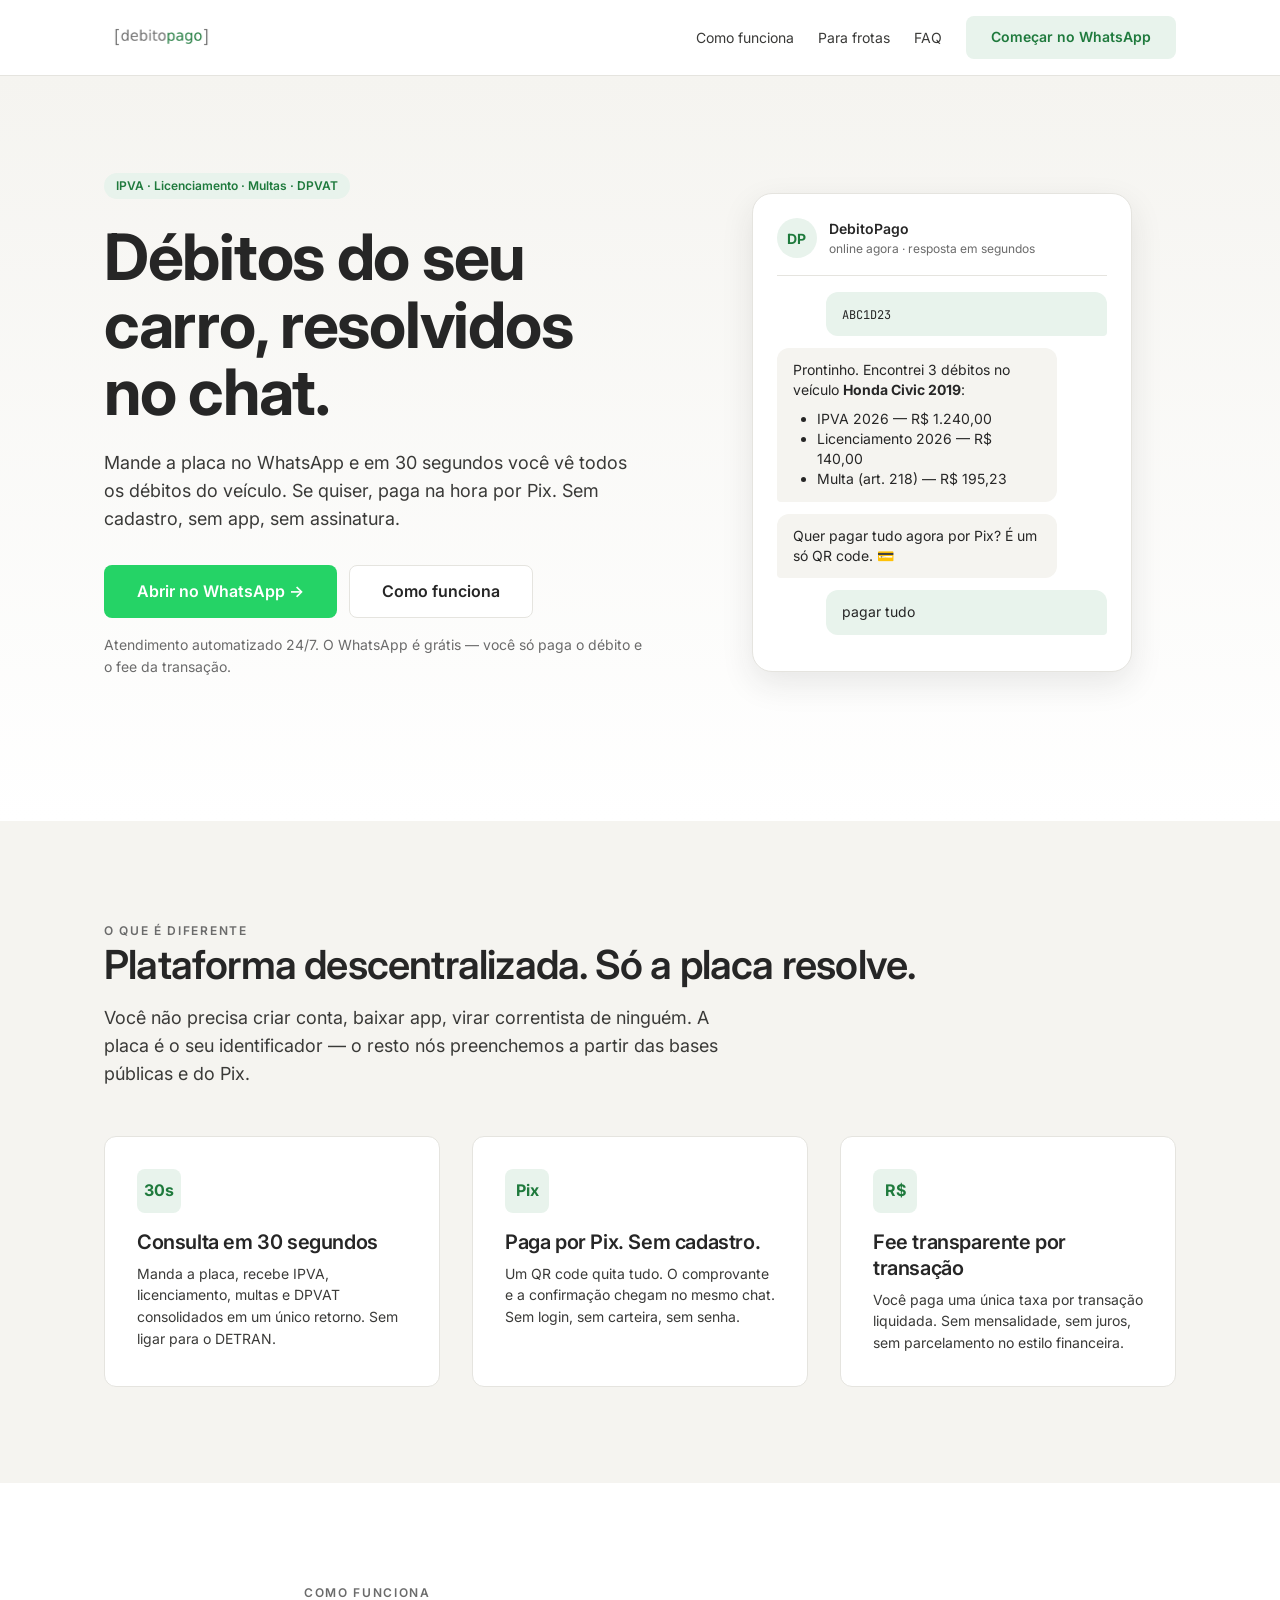
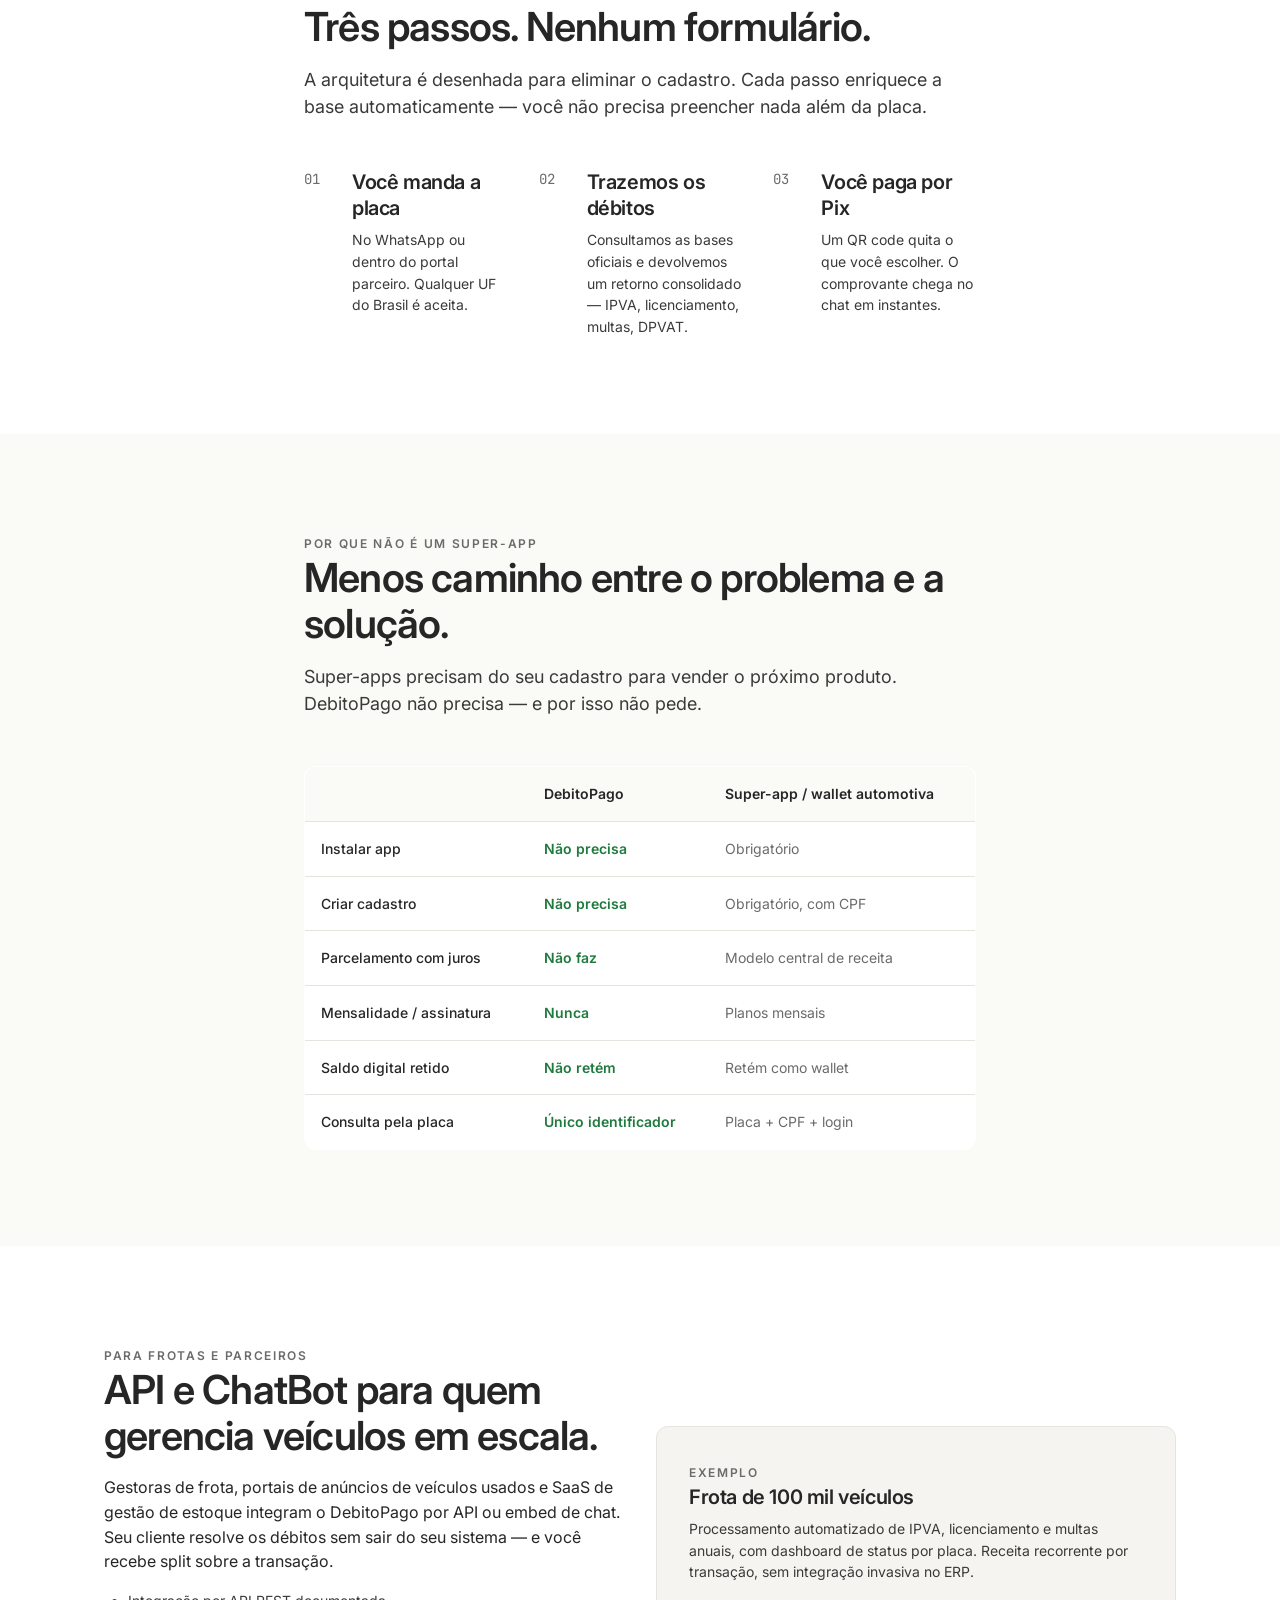
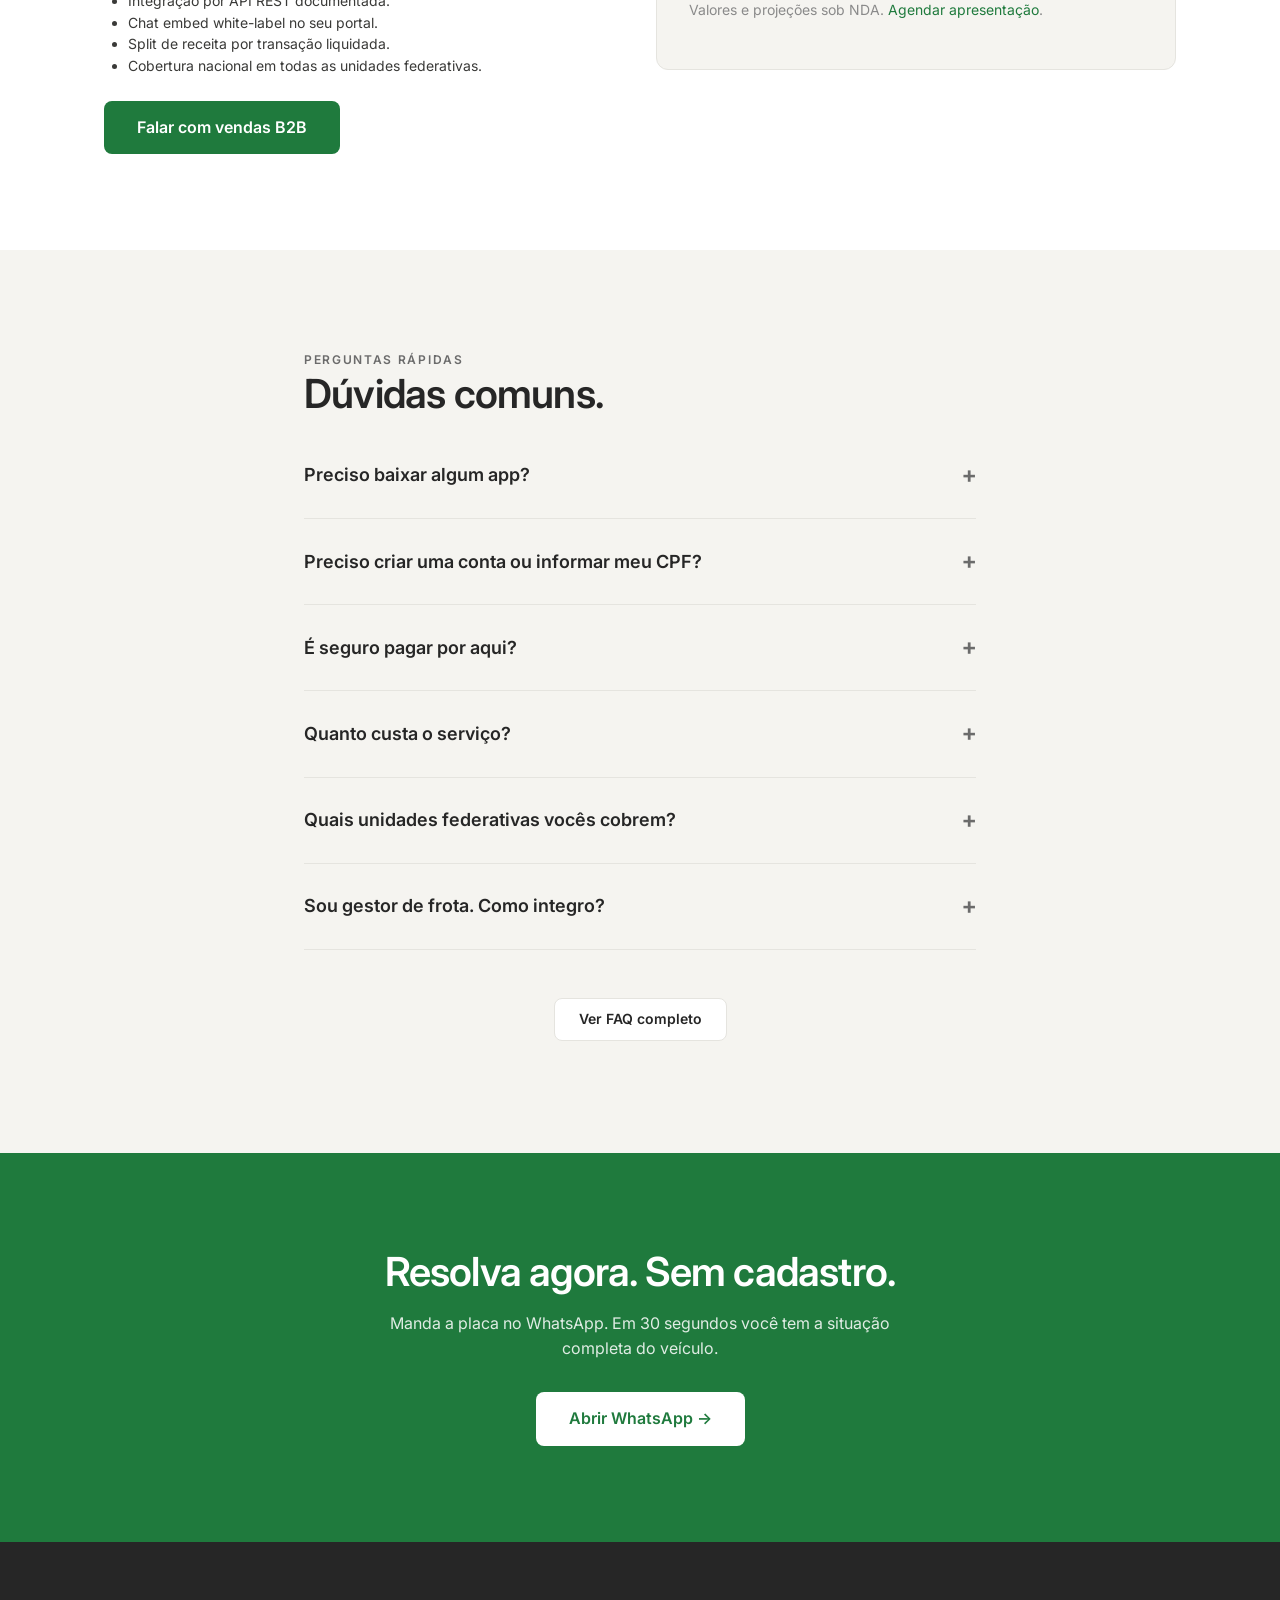
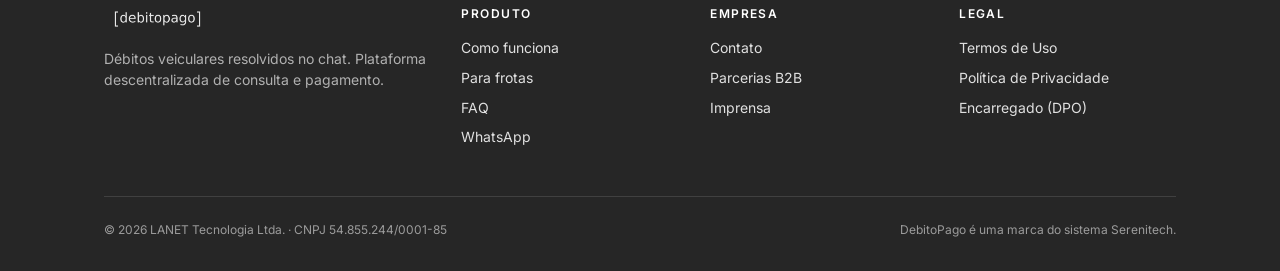
<file: index.html>
<!DOCTYPE html>
<html lang="pt-BR">
<head>
  <meta charset="UTF-8">
  <meta name="viewport" content="width=device-width, initial-scale=1.0">
  <title>DebitoPago — IPVA, multas e licenciamento pelo WhatsApp em 30 segundos</title>
  <meta name="description" content="Consulte e pague IPVA, multas e licenciamento pelo WhatsApp. Só a placa. Sem cadastro, sem app, sem fricção. Fee transparente por transação.">
  <meta name="theme-color" content="#1F7A3D">

  <!-- Open Graph -->
  <meta property="og:type" content="website">
  <meta property="og:title" content="DebitoPago — Débitos do seu carro resolvidos no chat">
  <meta property="og:description" content="A placa é seu identificador — o resto nós preenchemos. Consulte e pague IPVA, multas e licenciamento pelo WhatsApp.">
  <meta property="og:url" content="https://debitopago.com.br/">
  <meta property="og:image" content="https://debitopago.com.br/assets/brand/fullmark-debitopago-color-800w.png">
  <meta property="og:locale" content="pt_BR">

  <!-- Favicons -->
  <link rel="icon" type="image/png" sizes="32x32" href="assets/brand/favicon-32.png">
  <link rel="icon" type="image/png" sizes="16x16" href="assets/brand/favicon-16.png">
  <link rel="apple-touch-icon" href="assets/brand/apple-touch-icon.png">

  <!-- Stylesheets -->
  <link rel="stylesheet" href="assets/css/tokens.css">
  <link rel="stylesheet" href="assets/css/styles.css">
</head>
<body>
  <a class="skip-link" href="#main">Pular para o conteúdo</a>

  <header class="site-header">
    <div class="site-header__inner">
      <a href="/" class="site-header__brand" aria-label="DebitoPago — página inicial">
        <img src="assets/brand/fullmark-debitopago-color.svg" alt="DebitoPago">
      </a>
      <nav class="site-header__nav" aria-label="Navegação principal">
        <a href="#como-funciona">Como funciona</a>
        <a href="#frotas">Para frotas</a>
        <a href="pages/faq.html">FAQ</a>
        <a href="https://wa.me/5514959760004" class="btn btn--primary" target="_blank" rel="noopener">Começar no WhatsApp</a>
      </nav>
    </div>
  </header>

  <main id="main">

    <!-- ===== Hero ===== -->
    <section class="hero">
      <div class="container">
        <div class="hero__inner">
          <div>
            <span class="pill">IPVA · Licenciamento · Multas · DPVAT</span>
            <h1 class="hero__title mt-4">Débitos do seu carro, resolvidos no chat.</h1>
            <p class="hero__sub">
              Mande a placa no WhatsApp e em 30 segundos você vê todos os débitos
              do veículo. Se quiser, paga na hora por Pix. Sem cadastro, sem app, sem assinatura.
            </p>
            <div class="hero__cta">
              <a href="https://wa.me/5514959760004" class="btn btn--wa btn--lg" target="_blank" rel="noopener">
                Abrir no WhatsApp →
              </a>
              <a href="#como-funciona" class="btn btn--secondary btn--lg">Como funciona</a>
            </div>
            <p class="hero__fineprint small">
              Atendimento automatizado 24/7. O WhatsApp é grátis — você só paga o débito e o fee da transação.
            </p>
          </div>

          <div class="phone" aria-label="Exemplo de conversa no WhatsApp">
            <div class="phone__header">
              <div class="phone__avatar">DP</div>
              <div class="phone__meta">
                <strong>DebitoPago</strong>
                online agora · resposta em segundos
              </div>
            </div>
            <div class="msg msg--user">
              <span class="mono">ABC1D23</span>
            </div>
            <div class="msg msg--bot">
              Prontinho. Encontrei 3 débitos no veículo <strong>Honda Civic 2019</strong>:
              <ul>
                <li>IPVA 2026 — R$ 1.240,00</li>
                <li>Licenciamento 2026 — R$ 140,00</li>
                <li>Multa (art. 218) — R$ 195,23</li>
              </ul>
            </div>
            <div class="msg msg--bot">
              Quer pagar tudo agora por Pix? É um só QR code. 💳
            </div>
            <div class="msg msg--user">pagar tudo</div>
          </div>
        </div>
      </div>
    </section>

    <!-- ===== Pilares ===== -->
    <section class="band">
      <div class="container">
        <span class="eyebrow">O que é diferente</span>
        <h2>Plataforma descentralizada. Só a placa resolve.</h2>
        <p class="lead" style="max-width:640px;">
          Você não precisa criar conta, baixar app, virar correntista de ninguém.
          A placa é o seu identificador — o resto nós preenchemos a partir das bases públicas e do Pix.
        </p>

        <div class="grid grid--3 mt-6">
          <article class="feature">
            <div class="feature__icon">30s</div>
            <h3 class="feature__title">Consulta em 30 segundos</h3>
            <p class="feature__body">
              Manda a placa, recebe IPVA, licenciamento, multas e DPVAT consolidados em um único retorno. Sem ligar para o DETRAN.
            </p>
          </article>
          <article class="feature">
            <div class="feature__icon">Pix</div>
            <h3 class="feature__title">Paga por Pix. Sem cadastro.</h3>
            <p class="feature__body">
              Um QR code quita tudo. O comprovante e a confirmação chegam no mesmo chat. Sem login, sem carteira, sem senha.
            </p>
          </article>
          <article class="feature">
            <div class="feature__icon">R$</div>
            <h3 class="feature__title">Fee transparente por transação</h3>
            <p class="feature__body">
              Você paga uma única taxa por transação liquidada. Sem mensalidade, sem juros, sem parcelamento no estilo financeira.
            </p>
          </article>
        </div>
      </div>
    </section>

    <!-- ===== Como funciona ===== -->
    <section id="como-funciona">
      <div class="container--narrow">
        <span class="eyebrow">Como funciona</span>
        <h2>Três passos. Nenhum formulário.</h2>
        <p class="lead">
          A arquitetura é desenhada para eliminar o cadastro. Cada passo enriquece a base automaticamente — você não precisa preencher nada além da placa.
        </p>

        <div class="steps steps--3 mt-6">
          <div class="step">
            <h3>Você manda a placa</h3>
            <p>No WhatsApp ou dentro do portal parceiro. Qualquer UF do Brasil é aceita.</p>
          </div>
          <div class="step">
            <h3>Trazemos os débitos</h3>
            <p>Consultamos as bases oficiais e devolvemos um retorno consolidado — IPVA, licenciamento, multas, DPVAT.</p>
          </div>
          <div class="step">
            <h3>Você paga por Pix</h3>
            <p>Um QR code quita o que você escolher. O comprovante chega no chat em instantes.</p>
          </div>
        </div>
      </div>
    </section>

    <!-- ===== Contraste com super-apps ===== -->
    <section class="band-warm">
      <div class="container--narrow">
        <span class="eyebrow">Por que não é um super-app</span>
        <h2>Menos caminho entre o problema e a solução.</h2>
        <p class="lead">
          Super-apps precisam do seu cadastro para vender o próximo produto.
          DebitoPago não precisa — e por isso não pede.
        </p>

        <table class="compare mt-6">
          <thead>
            <tr>
              <th></th>
              <th>DebitoPago</th>
              <th>Super-app / wallet automotiva</th>
            </tr>
          </thead>
          <tbody>
            <tr>
              <td>Instalar app</td>
              <td class="yes">Não precisa</td>
              <td class="no">Obrigatório</td>
            </tr>
            <tr>
              <td>Criar cadastro</td>
              <td class="yes">Não precisa</td>
              <td class="no">Obrigatório, com CPF</td>
            </tr>
            <tr>
              <td>Parcelamento com juros</td>
              <td class="yes">Não faz</td>
              <td class="no">Modelo central de receita</td>
            </tr>
            <tr>
              <td>Mensalidade / assinatura</td>
              <td class="yes">Nunca</td>
              <td class="no">Planos mensais</td>
            </tr>
            <tr>
              <td>Saldo digital retido</td>
              <td class="yes">Não retém</td>
              <td class="no">Retém como wallet</td>
            </tr>
            <tr>
              <td>Consulta pela placa</td>
              <td class="yes">Único identificador</td>
              <td class="no">Placa + CPF + login</td>
            </tr>
          </tbody>
        </table>
      </div>
    </section>

    <!-- ===== Para frotas / parceiros ===== -->
    <section id="frotas">
      <div class="container">
        <div class="grid grid--2" style="align-items:center;">
          <div>
            <span class="eyebrow">Para frotas e parceiros</span>
            <h2>API e ChatBot para quem gerencia veículos em escala.</h2>
            <p>
              Gestoras de frota, portais de anúncios de veículos usados e SaaS de gestão de estoque
              integram o DebitoPago por API ou embed de chat. Seu cliente resolve os débitos sem sair do seu sistema — e você recebe split sobre a transação.
            </p>
            <ul style="padding-left:var(--sp-5); color:var(--grafite-soft); font-size:var(--fs-sm);">
              <li>Integração por API REST documentada.</li>
              <li>Chat embed white-label no seu portal.</li>
              <li>Split de receita por transação liquidada.</li>
              <li>Cobertura nacional em todas as unidades federativas.</li>
            </ul>
            <div class="mt-4">
              <a href="pages/contato.html" class="btn btn--primary btn--lg">Falar com vendas B2B</a>
            </div>
          </div>
          <aside class="feature" style="background:var(--papel);">
            <span class="eyebrow">Exemplo</span>
            <h3 class="feature__title">Frota de 100 mil veículos</h3>
            <p class="feature__body">
              Processamento automatizado de IPVA, licenciamento e multas anuais, com dashboard de status por placa.
              Receita recorrente por transação, sem integração invasiva no ERP.
            </p>
            <p class="small" style="margin-top:var(--sp-4); color:var(--muted-dim);">
              Valores e projeções sob NDA. <a href="pages/contato.html" style="color:var(--dp-verde);">Agendar apresentação</a>.
            </p>
          </aside>
        </div>
      </div>
    </section>

    <!-- ===== FAQ resumida ===== -->
    <section class="band">
      <div class="container--narrow">
        <span class="eyebrow">Perguntas rápidas</span>
        <h2>Dúvidas comuns.</h2>
        <div class="faq">
          <details>
            <summary>Preciso baixar algum app?</summary>
            <p>Não. A conversa acontece dentro do próprio WhatsApp que você já usa. Nada para instalar, nada para atualizar.</p>
          </details>
          <details>
            <summary>Preciso criar uma conta ou informar meu CPF?</summary>
            <p>Não. A única informação que pedimos é a placa do veículo. Os dados do pagador chegam automaticamente pelo Pix, via Banco Central — só depois que o pagamento é feito.</p>
          </details>
          <details>
            <summary>É seguro pagar por aqui?</summary>
            <p>O pagamento é feito por Pix, direto pela sua conta bancária, usando o QR code oficial do DETRAN/órgão emissor do débito. A confirmação de quitação é enviada por mensagem assim que a autoridade processa.</p>
          </details>
          <details>
            <summary>Quanto custa o serviço?</summary>
            <p>Uma taxa transparente por transação liquidada. Você vê o fee antes de confirmar o pagamento — sem mensalidade, sem juros e sem produtos atrelados. <a href="pages/faq.html" style="color:var(--dp-verde);">Ver detalhes de preço</a>.</p>
          </details>
          <details>
            <summary>Quais unidades federativas vocês cobrem?</summary>
            <p>Cobertura nacional. Se houver alguma UF com instabilidade na base oficial, o retorno avisa e a consulta fica pendente — você não paga nada nesse caso.</p>
          </details>
          <details>
            <summary>Sou gestor de frota. Como integro?</summary>
            <p>Temos API REST e chat embed. Entre em contato pelo <a href="pages/contato.html" style="color:var(--dp-verde);">canal B2B</a> para falar com o time comercial.</p>
          </details>
        </div>
        <p class="text-center mt-6"><a href="pages/faq.html" class="btn btn--secondary">Ver FAQ completo</a></p>
      </div>
    </section>

    <!-- ===== CTA band ===== -->
    <section class="cta-band">
      <div class="container--narrow">
        <h2>Resolva agora. Sem cadastro.</h2>
        <p>Manda a placa no WhatsApp. Em 30 segundos você tem a situação completa do veículo.</p>
        <a href="https://wa.me/5514959760004" class="btn btn--primary btn--lg" target="_blank" rel="noopener">
          Abrir WhatsApp →
        </a>
      </div>
    </section>

  </main>

  <footer class="site-footer">
    <div class="container">
      <div class="site-footer__grid">
        <div class="site-footer__fullmark">
          <img src="assets/brand/fullmark-debitopago-color.svg" alt="DebitoPago">
          <p style="color:rgba(255,255,255,0.64); font-size:var(--fs-sm); margin:0;">
            Débitos veiculares resolvidos no chat. Plataforma descentralizada de consulta e pagamento.
          </p>
        </div>
        <div>
          <h4>Produto</h4>
          <ul>
            <li><a href="#como-funciona">Como funciona</a></li>
            <li><a href="#frotas">Para frotas</a></li>
            <li><a href="pages/faq.html">FAQ</a></li>
            <li><a href="https://wa.me/5514959760004" target="_blank" rel="noopener">WhatsApp</a></li>
          </ul>
        </div>
        <div>
          <h4>Empresa</h4>
          <ul>
            <li><a href="pages/contato.html">Contato</a></li>
            <li><a href="pages/contato.html#b2b">Parcerias B2B</a></li>
            <li><a href="pages/contato.html#imprensa">Imprensa</a></li>
          </ul>
        </div>
        <div>
          <h4>Legal</h4>
          <ul>
            <li><a href="pages/termos.html">Termos de Uso</a></li>
            <li><a href="pages/privacidade.html">Política de Privacidade</a></li>
            <li><a href="pages/privacidade.html#sec-12">Encarregado (DPO)</a></li>
          </ul>
        </div>
      </div>
      <div class="site-footer__meta">
        <span>© 2026 LANET Tecnologia Ltda. · CNPJ 54.855.244/0001-85</span>
        <span>DebitoPago é uma marca do sistema Serenitech.</span>
      </div>
    </div>
  </footer>
</body>
</html>
</file>
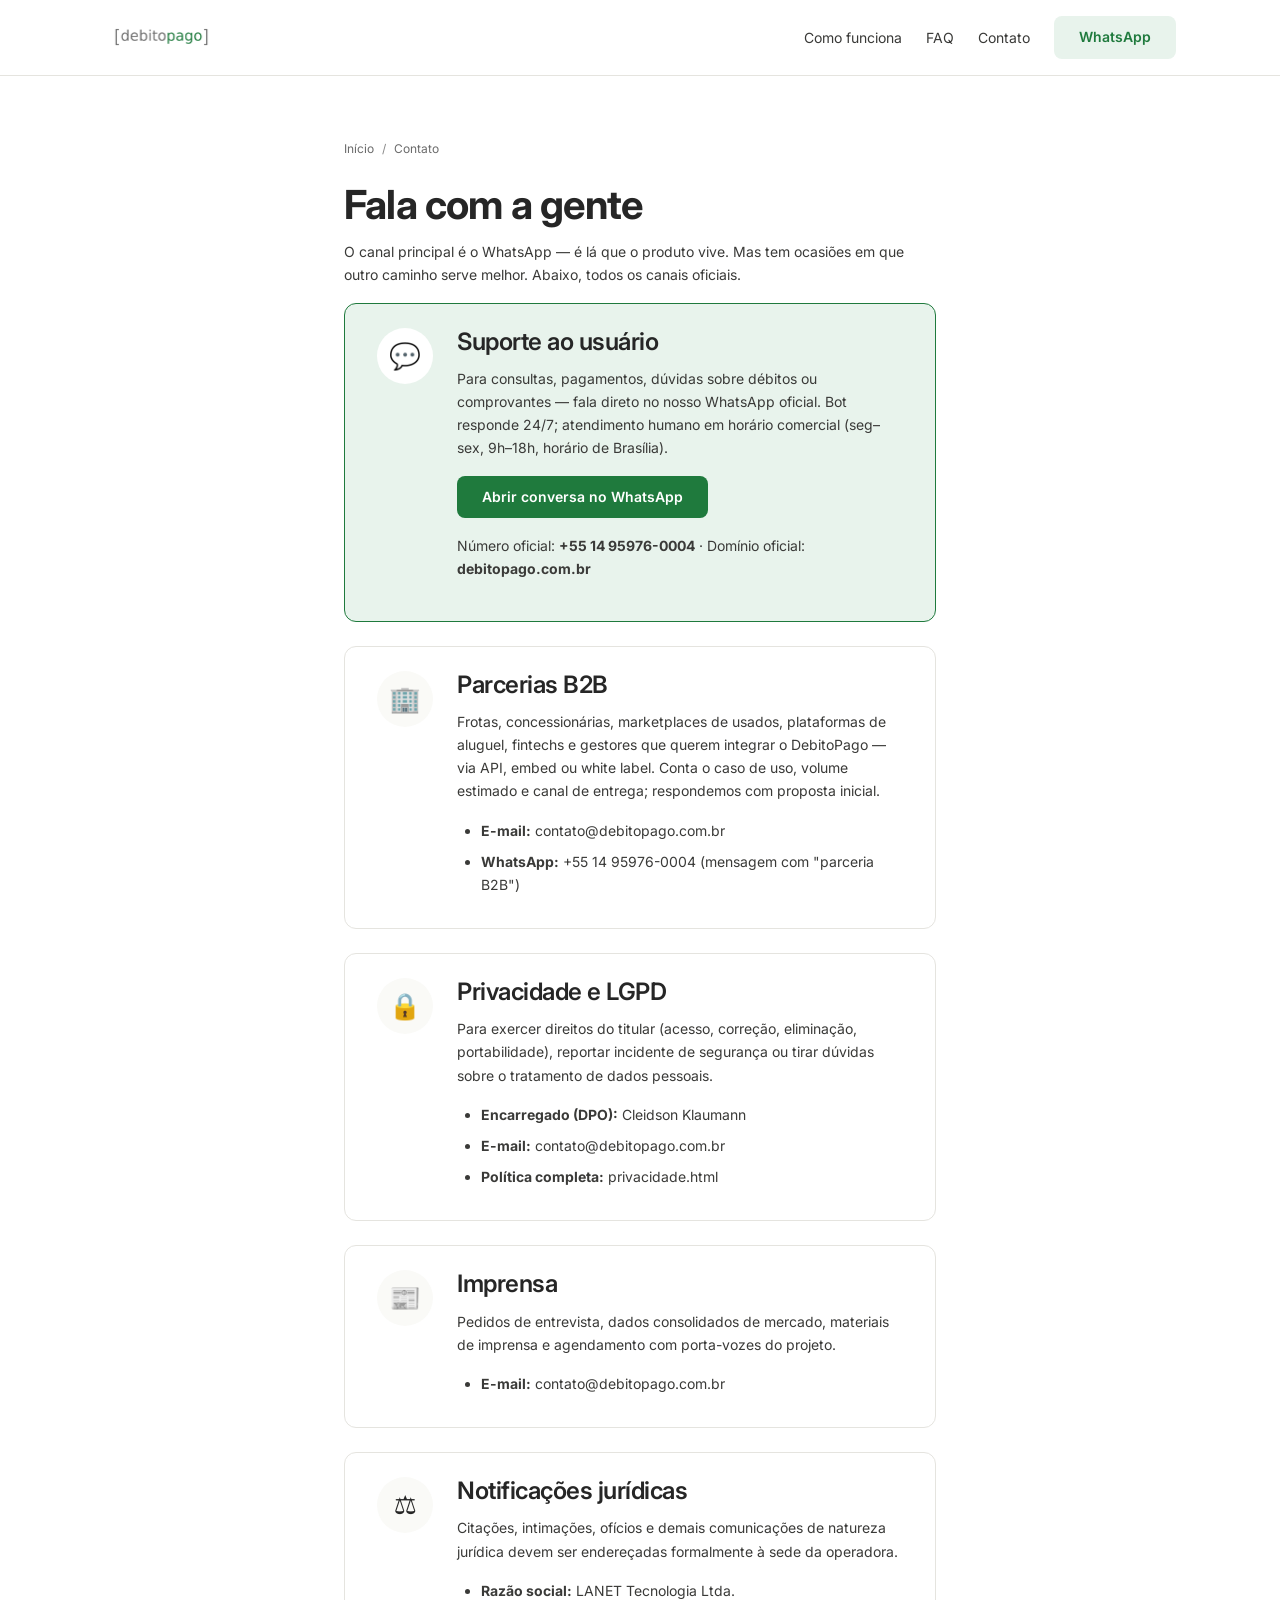
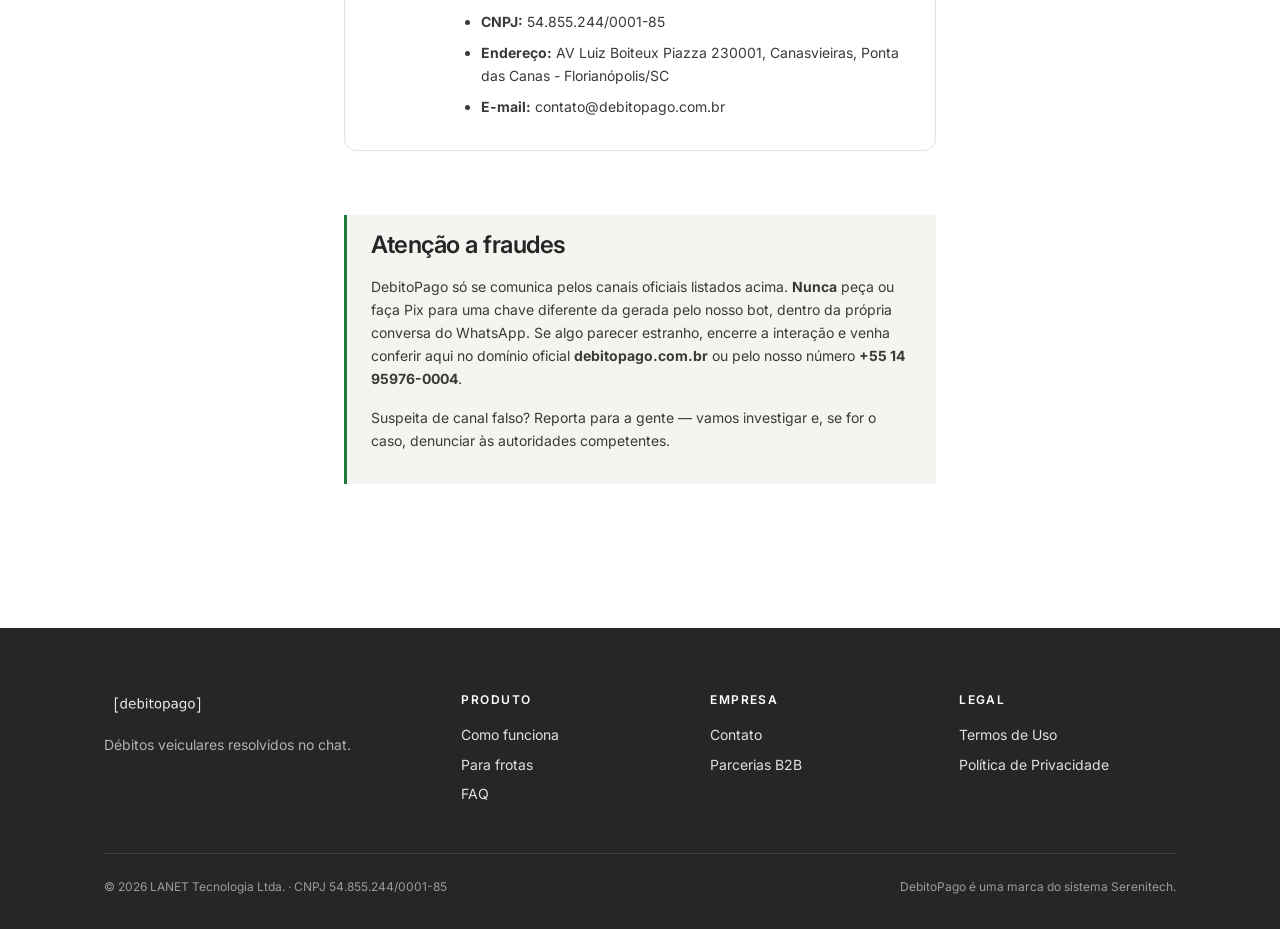
<file: pages/contato.html>
<!DOCTYPE html>
<html lang="pt-BR">
<head>
  <meta charset="UTF-8">
  <meta name="viewport" content="width=device-width, initial-scale=1.0">
  <title>Contato — DebitoPago</title>
  <meta name="description" content="Canais oficiais para falar com o time DebitoPago: WhatsApp, suporte ao usuário, parcerias B2B e privacidade.">
  <meta name="robots" content="index,follow">

  <link rel="icon" type="image/png" sizes="32x32" href="../assets/brand/favicon-32.png">
  <link rel="icon" type="image/png" sizes="16x16" href="../assets/brand/favicon-16.png">
  <link rel="apple-touch-icon" href="../assets/brand/apple-touch-icon.png">

  <link rel="stylesheet" href="../assets/css/tokens.css">
  <link rel="stylesheet" href="../assets/css/styles.css">
</head>
<body>
  <a class="skip-link" href="#main">Pular para o conteúdo</a>

  <header class="site-header">
    <div class="site-header__inner">
      <a href="../index.html" class="site-header__brand" aria-label="DebitoPago — página inicial">
        <img src="../assets/brand/fullmark-debitopago-color.svg" alt="DebitoPago">
      </a>
      <nav class="site-header__nav" aria-label="Navegação principal">
        <a href="../index.html#como-funciona">Como funciona</a>
        <a href="faq.html">FAQ</a>
        <a href="contato.html" aria-current="page">Contato</a>
        <a href="https://wa.me/5514959760004" class="btn btn--primary" target="_blank" rel="noopener">WhatsApp</a>
      </nav>
    </div>
  </header>

  <main id="main" class="legal-page">
    <div class="container--prose">
      <nav class="breadcrumb" aria-label="Caminho de navegação">
        <a href="../index.html">Início</a>
        <span>Contato</span>
      </nav>

      <h1>Fala com a gente</h1>
      <p class="lead">
        O canal principal é o WhatsApp — é lá que o produto vive. Mas tem ocasiões em que outro caminho serve melhor.
        Abaixo, todos os canais oficiais.
      </p>

      <section class="contact-card contact-card--primary" id="usuario">
        <div class="contact-card__icon" aria-hidden="true">💬</div>
        <div>
          <h2>Suporte ao usuário</h2>
          <p>
            Para consultas, pagamentos, dúvidas sobre débitos ou comprovantes — fala direto no nosso WhatsApp oficial.
            Bot responde 24/7; atendimento humano em horário comercial (seg–sex, 9h–18h, horário de Brasília).
          </p>
          <p>
            <a href="https://wa.me/5514959760004" class="btn btn--primary" target="_blank" rel="noopener">
              Abrir conversa no WhatsApp
            </a>
          </p>
          <p class="small muted">
            Número oficial: <strong>+55 14 95976-0004</strong> · Domínio oficial: <strong>debitopago.com.br</strong>
          </p>
        </div>
      </section>

      <section class="contact-card" id="b2b">
        <div class="contact-card__icon" aria-hidden="true">🏢</div>
        <div>
          <h2>Parcerias B2B</h2>
          <p>
            Frotas, concessionárias, marketplaces de usados, plataformas de aluguel, fintechs e gestores que querem
            integrar o DebitoPago — via API, embed ou white label. Conta o caso de uso, volume estimado e canal de
            entrega; respondemos com proposta inicial.
          </p>
          <ul>
            <li><strong>E-mail:</strong> contato@debitopago.com.br</li>
            <li><strong>WhatsApp:</strong> <a href="https://wa.me/5514959760004?text=Quero%20falar%20sobre%20parceria%20B2B" target="_blank" rel="noopener">+55 14 95976-0004</a> (mensagem com "parceria B2B")</li>
          </ul>
        </div>
      </section>

      <section class="contact-card" id="privacidade">
        <div class="contact-card__icon" aria-hidden="true">🔒</div>
        <div>
          <h2>Privacidade e LGPD</h2>
          <p>
            Para exercer direitos do titular (acesso, correção, eliminação, portabilidade), reportar incidente de
            segurança ou tirar dúvidas sobre o tratamento de dados pessoais.
          </p>
          <ul>
            <li><strong>Encarregado (DPO):</strong> Cleidson Klaumann</li>
            <li><strong>E-mail:</strong> contato@debitopago.com.br</li>
            <li><strong>Política completa:</strong> <a href="privacidade.html">privacidade.html</a></li>
          </ul>
        </div>
      </section>

      <section class="contact-card" id="imprensa">
        <div class="contact-card__icon" aria-hidden="true">📰</div>
        <div>
          <h2>Imprensa</h2>
          <p>
            Pedidos de entrevista, dados consolidados de mercado, materiais de imprensa e agendamento com porta-vozes
            do projeto.
          </p>
          <ul>
            <li><strong>E-mail:</strong> contato@debitopago.com.br</li>
          </ul>
        </div>
      </section>

      <section class="contact-card" id="juridico">
        <div class="contact-card__icon" aria-hidden="true">⚖️</div>
        <div>
          <h2>Notificações jurídicas</h2>
          <p>
            Citações, intimações, ofícios e demais comunicações de natureza jurídica devem ser endereçadas formalmente
            à sede da operadora.
          </p>
          <ul>
            <li><strong>Razão social:</strong> LANET Tecnologia Ltda.</li>
            <li><strong>CNPJ:</strong> 54.855.244/0001-85</li>
            <li><strong>Endereço:</strong> AV Luiz Boiteux Piazza 230001, Canasvieiras, Ponta das Canas - Florianópolis/SC</li>
            <li><strong>E-mail:</strong> contato@debitopago.com.br</li>
          </ul>
        </div>
      </section>

      <section class="legal-page__meta" style="margin-top:var(--sp-8);">
        <h2 style="margin-top:0;">Atenção a fraudes</h2>
        <p>
          DebitoPago só se comunica pelos canais oficiais listados acima. <strong>Nunca</strong> peça ou faça Pix para
          uma chave diferente da gerada pelo nosso bot, dentro da própria conversa do WhatsApp. Se algo parecer
          estranho, encerre a interação e venha conferir aqui no domínio oficial
          <strong>debitopago.com.br</strong> ou pelo nosso número <strong>+55 14 95976-0004</strong>.
        </p>
        <p>
          Suspeita de canal falso? <a href="https://wa.me/5514959760004?text=Quero%20reportar%20suspeita%20de%20fraude" target="_blank" rel="noopener">Reporta para a gente</a>
          — vamos investigar e, se for o caso, denunciar às autoridades competentes.
        </p>
      </section>

    </div>
  </main>

  <footer class="site-footer">
    <div class="container">
      <div class="site-footer__grid">
        <div class="site-footer__fullmark">
          <img src="../assets/brand/fullmark-debitopago-color.svg" alt="DebitoPago">
          <p style="color:rgba(255,255,255,0.64); font-size:var(--fs-sm); margin:0;">
            Débitos veiculares resolvidos no chat.
          </p>
        </div>
        <div>
          <h4>Produto</h4>
          <ul>
            <li><a href="../index.html#como-funciona">Como funciona</a></li>
            <li><a href="../index.html#frotas">Para frotas</a></li>
            <li><a href="faq.html">FAQ</a></li>
          </ul>
        </div>
        <div>
          <h4>Empresa</h4>
          <ul>
            <li><a href="contato.html">Contato</a></li>
            <li><a href="contato.html#b2b">Parcerias B2B</a></li>
          </ul>
        </div>
        <div>
          <h4>Legal</h4>
          <ul>
            <li><a href="termos.html">Termos de Uso</a></li>
            <li><a href="privacidade.html">Política de Privacidade</a></li>
          </ul>
        </div>
      </div>
      <div class="site-footer__meta">
        <span>© 2026 LANET Tecnologia Ltda. · CNPJ 54.855.244/0001-85</span>
        <span>DebitoPago é uma marca do sistema Serenitech.</span>
      </div>
    </div>
  </footer>
</body>
</html>
</file>
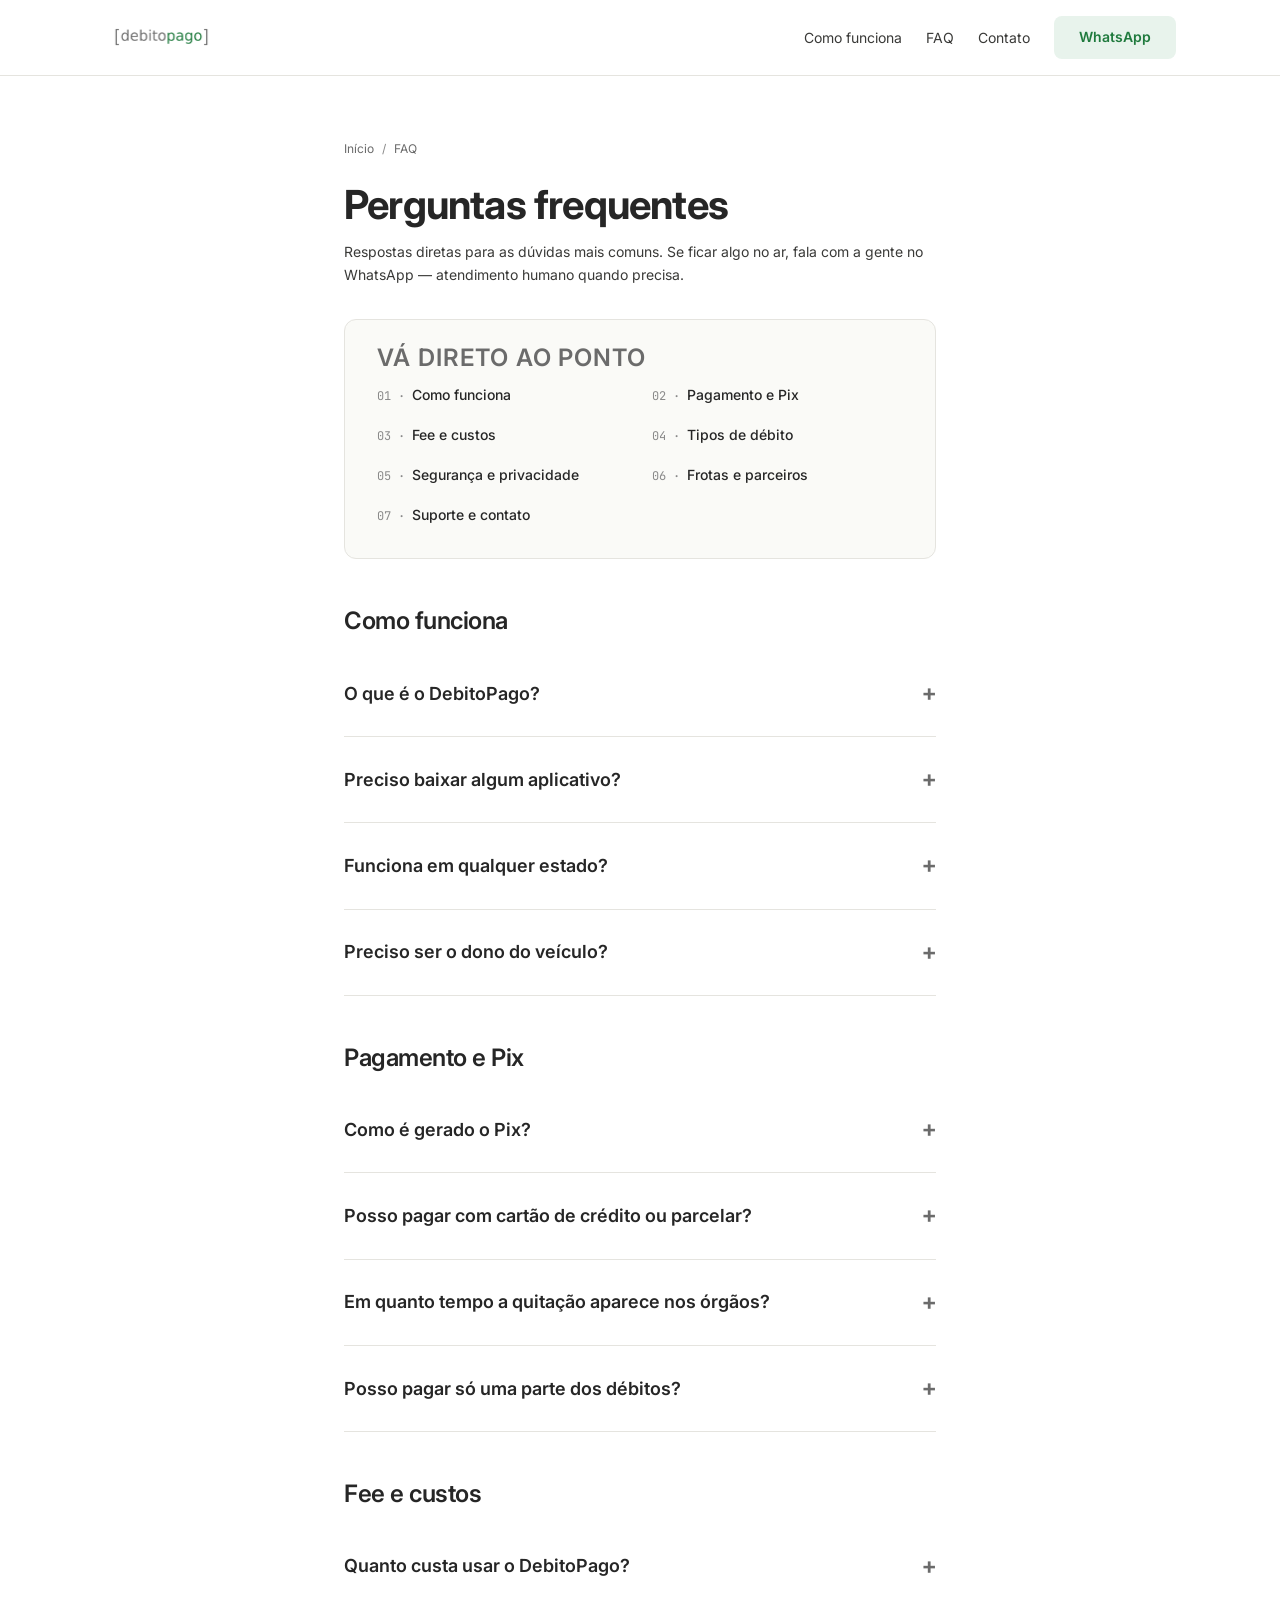
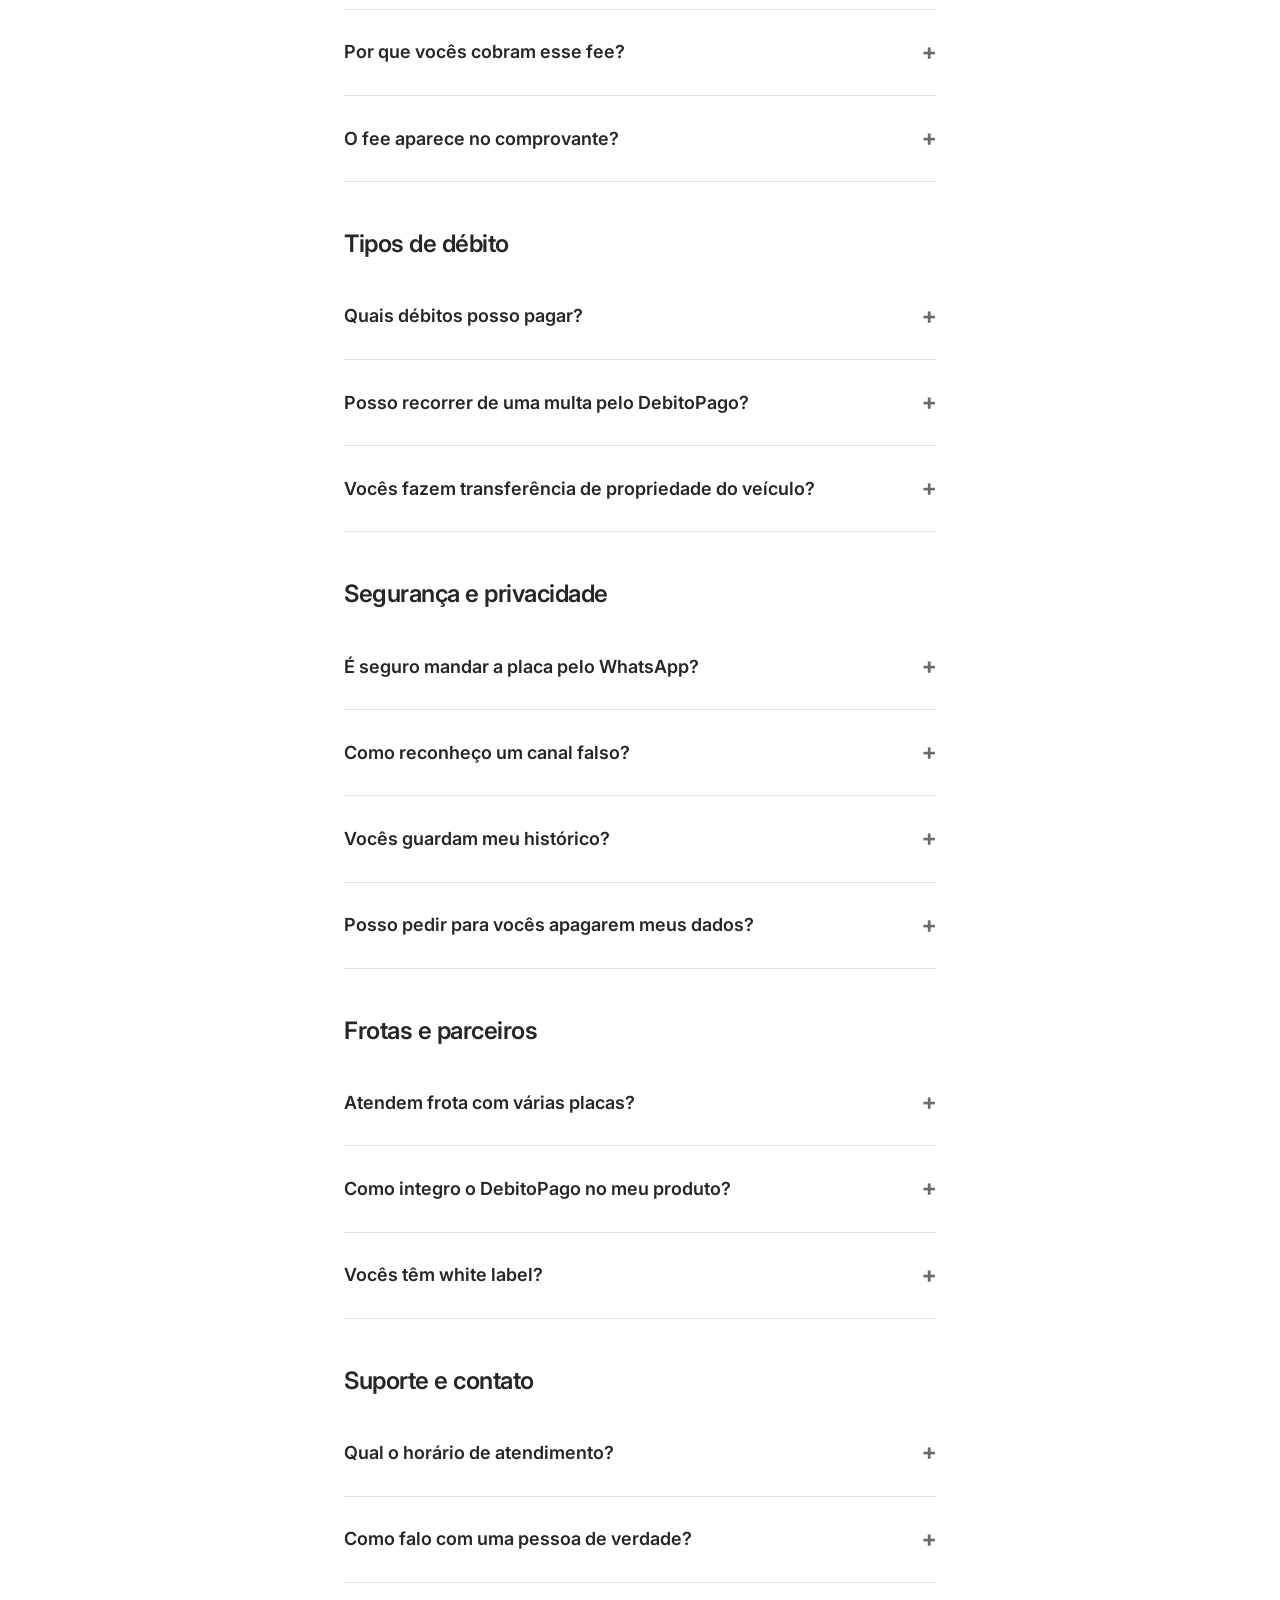
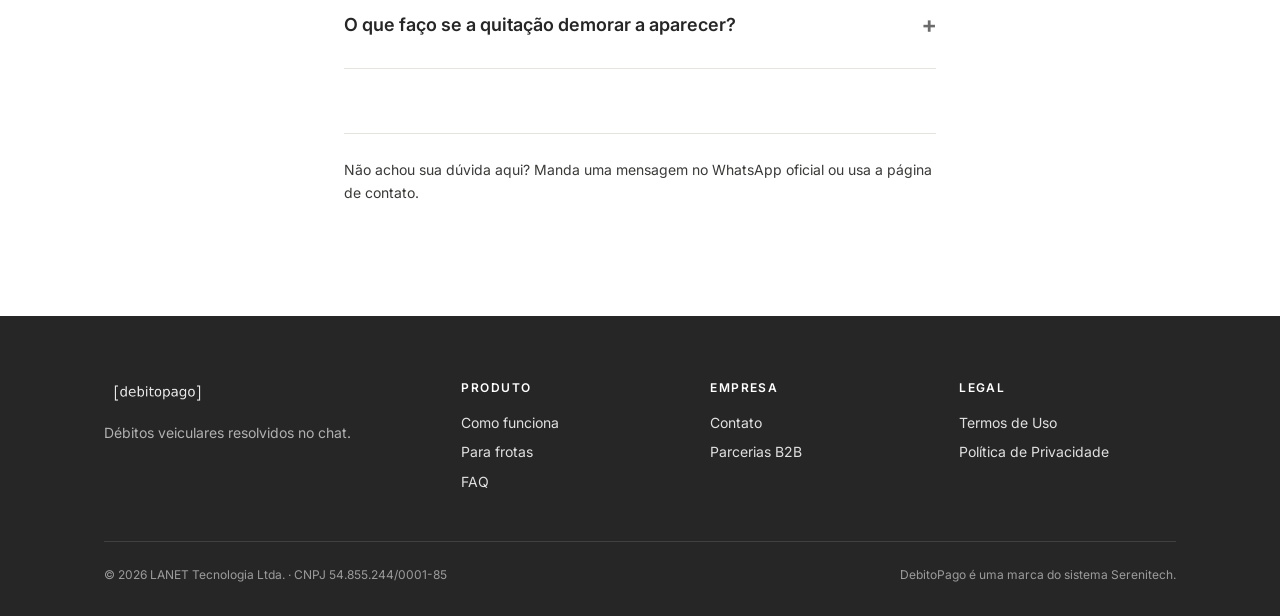
<file: pages/faq.html>
<!DOCTYPE html>
<html lang="pt-BR">
<head>
  <meta charset="UTF-8">
  <meta name="viewport" content="width=device-width, initial-scale=1.0">
  <title>Perguntas frequentes — DebitoPago</title>
  <meta name="description" content="Tudo o que você precisa saber sobre como o DebitoPago consulta e paga débitos veiculares no WhatsApp.">
  <meta name="robots" content="index,follow">

  <link rel="icon" type="image/png" sizes="32x32" href="../assets/brand/favicon-32.png">
  <link rel="icon" type="image/png" sizes="16x16" href="../assets/brand/favicon-16.png">
  <link rel="apple-touch-icon" href="../assets/brand/apple-touch-icon.png">

  <link rel="stylesheet" href="../assets/css/tokens.css">
  <link rel="stylesheet" href="../assets/css/styles.css">
</head>
<body>
  <a class="skip-link" href="#main">Pular para o conteúdo</a>

  <header class="site-header">
    <div class="site-header__inner">
      <a href="../index.html" class="site-header__brand" aria-label="DebitoPago — página inicial">
        <img src="../assets/brand/fullmark-debitopago-color.svg" alt="DebitoPago">
      </a>
      <nav class="site-header__nav" aria-label="Navegação principal">
        <a href="../index.html#como-funciona">Como funciona</a>
        <a href="faq.html" aria-current="page">FAQ</a>
        <a href="contato.html">Contato</a>
        <a href="https://wa.me/5514959760004" class="btn btn--primary" target="_blank" rel="noopener">WhatsApp</a>
      </nav>
    </div>
  </header>

  <main id="main" class="legal-page">
    <div class="container--prose">
      <nav class="breadcrumb" aria-label="Caminho de navegação">
        <a href="../index.html">Início</a>
        <span>FAQ</span>
      </nav>

      <h1>Perguntas frequentes</h1>
      <p class="lead">
        Respostas diretas para as dúvidas mais comuns. Se ficar algo no ar, fala com a gente no
        <a href="https://wa.me/5514959760004" target="_blank" rel="noopener">WhatsApp</a> — atendimento humano quando
        precisa.
      </p>

      <nav class="faq-toc" aria-label="Sumário do FAQ">
        <h2 class="muted small" style="margin-top:0;">Vá direto ao ponto</h2>
        <ol>
          <li><a href="#sec-basico">Como funciona</a></li>
          <li><a href="#sec-pagamento">Pagamento e Pix</a></li>
          <li><a href="#sec-fee">Fee e custos</a></li>
          <li><a href="#sec-debitos">Tipos de débito</a></li>
          <li><a href="#sec-seguranca">Segurança e privacidade</a></li>
          <li><a href="#sec-frotas">Frotas e parceiros</a></li>
          <li><a href="#sec-suporte">Suporte e contato</a></li>
        </ol>
      </nav>

      <h2 id="sec-basico">Como funciona</h2>

      <details class="faq-item">
        <summary>O que é o DebitoPago?</summary>
        <div>
          <p>
            DebitoPago é uma plataforma para <strong>consultar e pagar débitos veiculares</strong> — IPVA, licenciamento,
            multas e DPVAT — diretamente no WhatsApp. Você manda a placa, a gente responde a situação e gera o Pix.
            Sem app para baixar, sem cadastro, sem login.
          </p>
        </div>
      </details>

      <details class="faq-item">
        <summary>Preciso baixar algum aplicativo?</summary>
        <div>
          <p>
            Não. Tudo acontece no WhatsApp que você já usa. Basta iniciar a conversa pelo número oficial
            <strong>+55 14 95976-0004</strong> (<a href="https://wa.me/5514959760004" target="_blank" rel="noopener">wa.me/5514959760004</a>).
          </p>
        </div>
      </details>

      <details class="faq-item">
        <summary>Funciona em qualquer estado?</summary>
        <div>
          <p>
            A consulta cobre placas emitidas em todo o Brasil. A disponibilidade de pagamento varia conforme a base
            oficial do Detran ou Secretaria de Fazenda de cada estado e o tipo de débito. Quando algum órgão estiver
            fora do ar, avisamos na conversa e você pode tentar de novo mais tarde.
          </p>
        </div>
      </details>

      <details class="faq-item">
        <summary>Preciso ser o dono do veículo?</summary>
        <div>
          <p>
            Para pagar, você precisa ter <strong>legítimo interesse</strong> sobre o veículo (proprietário, condutor
            principal, gestor de frota, comprador conferindo um carro antes de fechar negócio). A consulta de débitos
            por placa é uma informação pública — o que o DebitoPago faz é organizar e permitir o pagamento de forma
            simples.
          </p>
        </div>
      </details>

      <h2 id="sec-pagamento">Pagamento e Pix</h2>

      <details class="faq-item">
        <summary>Como é gerado o Pix?</summary>
        <div>
          <p>
            Depois de você confirmar quais débitos quer pagar, a gente devolve um <strong>QR code Pix</strong> direto
            no chat. Você abre o app do seu banco, escaneia ou cola o código copia-e-cola, e confirma. Em segundos a
            quitação é registrada no órgão competente.
          </p>
        </div>
      </details>

      <details class="faq-item">
        <summary>Posso pagar com cartão de crédito ou parcelar?</summary>
        <div>
          <p>
            Hoje o pagamento é exclusivamente via Pix. <strong>Não operamos crédito, financiamento ou parcelamento</strong>.
            Se isso mudar no futuro, comunicaremos com clareza nos nossos canais oficiais.
          </p>
        </div>
      </details>

      <details class="faq-item">
        <summary>Em quanto tempo a quitação aparece nos órgãos?</summary>
        <div>
          <p>
            O Pix em si liquida em segundos. O <strong>processamento da baixa pelo órgão emissor</strong> (Detran ou
            Secretaria de Fazenda) depende da rotina daquele órgão — em geral leva de algumas horas a 2 dias úteis.
            Você recebe o comprovante oficial assim que a baixa cair, sem precisar voltar para conferir.
          </p>
        </div>
      </details>

      <details class="faq-item">
        <summary>Posso pagar só uma parte dos débitos?</summary>
        <div>
          <p>
            Sim. Você seleciona quais débitos quer quitar — só o IPVA, só uma multa específica, ou tudo de uma vez. O
            DebitoPago não força pacote.
          </p>
        </div>
      </details>

      <h2 id="sec-fee">Fee e custos</h2>

      <details class="faq-item">
        <summary>Quanto custa usar o DebitoPago?</summary>
        <div>
          <p>
            Cobramos um <strong>fee de transação</strong> por pagamento liquidado, sempre informado <em>antes</em> de
            você confirmar. Não tem mensalidade, não tem taxa de cadastro, não tem assinatura. Se você só consultou e
            não pagou nada, não custou nada.
          </p>
        </div>
      </details>

      <details class="faq-item">
        <summary>Por que vocês cobram esse fee?</summary>
        <div>
          <p>
            Para sustentar a infraestrutura: integração com bases oficiais, processamento de Pix, atendimento humano,
            segurança e desenvolvimento contínuo. O fee é o nosso modelo — ele substitui o custo de mensalidade,
            anúncio invasivo ou empréstimo embutido. Você paga por uso, e só quando usa.
          </p>
        </div>
      </details>

      <details class="faq-item">
        <summary>O fee aparece no comprovante?</summary>
        <div>
          <p>
            Sim. O valor pago ao órgão e o fee de transação aparecem destacados no comprovante e no recibo enviado
            pelo chat. Tudo discriminado.
          </p>
        </div>
      </details>

      <h2 id="sec-debitos">Tipos de débito</h2>

      <details class="faq-item">
        <summary>Quais débitos posso pagar?</summary>
        <div>
          <p>
            IPVA do exercício corrente e em atraso, licenciamento anual, DPVAT (quando aplicável) e multas de trânsito.
            Cobertura por estado e por tipo de débito é informada na própria consulta — se algo não estiver
            disponível, dizemos na hora.
          </p>
        </div>
      </details>

      <details class="faq-item">
        <summary>Posso recorrer de uma multa pelo DebitoPago?</summary>
        <div>
          <p>
            Não. <strong>Recurso administrativo de multa</strong> é um procedimento próprio, junto ao órgão autuador. O
            DebitoPago é uma plataforma de pagamento — quitamos a multa, mas não atuamos no contencioso.
          </p>
        </div>
      </details>

      <details class="faq-item">
        <summary>Vocês fazem transferência de propriedade do veículo?</summary>
        <div>
          <p>
            Não. <strong>Transferência de titularidade</strong> envolve documentação física, vistoria e procedimento
            específico junto ao Detran. Não é nosso escopo.
          </p>
        </div>
      </details>

      <h2 id="sec-seguranca">Segurança e privacidade</h2>

      <details class="faq-item">
        <summary>É seguro mandar a placa pelo WhatsApp?</summary>
        <div>
          <p>
            Sim. A placa é uma informação pública — qualquer pessoa pode ler na rua. O que importa é que o canal seja
            <strong>oficial</strong>. Confira sempre se o número é o nosso (+55 14 95976-0004) e se o perfil tem o selo
            de Business verificado pela Meta.
          </p>
        </div>
      </details>

      <details class="faq-item">
        <summary>Como reconheço um canal falso?</summary>
        <div>
          <p>
            Desconfie de números diferentes do oficial, de domínios que não sejam <strong>debitopago.com.br</strong>, de
            promessas de "desconto exclusivo via Pix para outra chave" ou de pedidos para baixar APK fora da loja
            oficial. Nunca pague Pix para chave diferente do QR code gerado pelo nosso bot.
          </p>
        </div>
      </details>

      <details class="faq-item">
        <summary>Vocês guardam meu histórico?</summary>
        <div>
          <p>
            Mantemos histórico das consultas e pagamentos pelo prazo legal aplicável (geralmente 5 anos), para defesa
            em eventual contencioso fiscal e para você poder consultar comprovantes antigos quando precisar. Detalhes
            estão na <a href="privacidade.html">Política de Privacidade</a>.
          </p>
        </div>
      </details>

      <details class="faq-item">
        <summary>Posso pedir para vocês apagarem meus dados?</summary>
        <div>
          <p>
            Sim, conforme art. 18 da LGPD. Basta enviar a solicitação para o e-mail do nosso Encarregado, indicado na
            <a href="privacidade.html#sec-12">Política de Privacidade</a>. Atenção: dados retidos por obrigação legal
            (registros fiscais, comprovantes) só podem ser eliminados após o fim do prazo previsto em lei.
          </p>
        </div>
      </details>

      <h2 id="sec-frotas">Frotas e parceiros</h2>

      <details class="faq-item">
        <summary>Atendem frota com várias placas?</summary>
        <div>
          <p>
            Sim. Para gestores de frota oferecemos um fluxo dedicado, com upload em lote, dashboard de débitos por
            placa e relatório consolidado. Fala com o time de B2B em <a href="contato.html#b2b">contato.html#b2b</a> ou
            no WhatsApp pedindo "quero falar sobre frota".
          </p>
        </div>
      </details>

      <details class="faq-item">
        <summary>Como integro o DebitoPago no meu produto?</summary>
        <div>
          <p>
            Disponibilizamos <strong>API REST</strong> para parceiros B2B e B2B2C — concessionárias, marketplaces de
            usados, plataformas de aluguel, gestores de frota e fintechs. A integração é documentada e exige contrato
            específico. Detalhes em <a href="contato.html#b2b">contato.html#b2b</a>.
          </p>
        </div>
      </details>

      <details class="faq-item">
        <summary>Vocês têm white label?</summary>
        <div>
          <p>
            Sim, sob acordo comercial específico. O parceiro pode embedar o fluxo de débitos com sua própria marca,
            mantendo a infraestrutura DebitoPago por trás. Vamos conversar — manda mensagem.
          </p>
        </div>
      </details>

      <h2 id="sec-suporte">Suporte e contato</h2>

      <details class="faq-item">
        <summary>Qual o horário de atendimento?</summary>
        <div>
          <p>
            O bot responde 24/7. <strong>Atendimento humano</strong> em horário comercial (segunda a sexta, 9h às 18h,
            horário de Brasília). Pedidos críticos fora desse horário entram em fila e são respondidos no próximo dia
            útil.
          </p>
        </div>
      </details>

      <details class="faq-item">
        <summary>Como falo com uma pessoa de verdade?</summary>
        <div>
          <p>
            Na conversa do WhatsApp, é só pedir "atendente" ou "humano". Direcionamos para o time de suporte assim que
            possível, dentro do horário comercial.
          </p>
        </div>
      </details>

      <details class="faq-item">
        <summary>O que faço se a quitação demorar a aparecer?</summary>
        <div>
          <p>
            Aguarde até 2 dias úteis após o Pix — esse é o prazo máximo do processamento dos órgãos emissores. Se
            passar disso, fala com a gente: vamos rastrear o pagamento junto à instituição financeira e ao órgão e
            resolver com você.
          </p>
        </div>
      </details>

      <p class="small muted" style="margin-top:var(--sp-8); border-top:1px solid var(--line); padding-top:var(--sp-5);">
        Não achou sua dúvida aqui? Manda uma mensagem no
        <a href="https://wa.me/5514959760004" target="_blank" rel="noopener">WhatsApp oficial</a> ou usa a
        <a href="contato.html">página de contato</a>.
      </p>
    </div>
  </main>

  <footer class="site-footer">
    <div class="container">
      <div class="site-footer__grid">
        <div class="site-footer__fullmark">
          <img src="../assets/brand/fullmark-debitopago-color.svg" alt="DebitoPago">
          <p style="color:rgba(255,255,255,0.64); font-size:var(--fs-sm); margin:0;">
            Débitos veiculares resolvidos no chat.
          </p>
        </div>
        <div>
          <h4>Produto</h4>
          <ul>
            <li><a href="../index.html#como-funciona">Como funciona</a></li>
            <li><a href="../index.html#frotas">Para frotas</a></li>
            <li><a href="faq.html">FAQ</a></li>
          </ul>
        </div>
        <div>
          <h4>Empresa</h4>
          <ul>
            <li><a href="contato.html">Contato</a></li>
            <li><a href="contato.html#b2b">Parcerias B2B</a></li>
          </ul>
        </div>
        <div>
          <h4>Legal</h4>
          <ul>
            <li><a href="termos.html">Termos de Uso</a></li>
            <li><a href="privacidade.html">Política de Privacidade</a></li>
          </ul>
        </div>
      </div>
      <div class="site-footer__meta">
        <span>© 2026 LANET Tecnologia Ltda. · CNPJ 54.855.244/0001-85</span>
        <span>DebitoPago é uma marca do sistema Serenitech.</span>
      </div>
    </div>
  </footer>
</body>
</html>
</file>
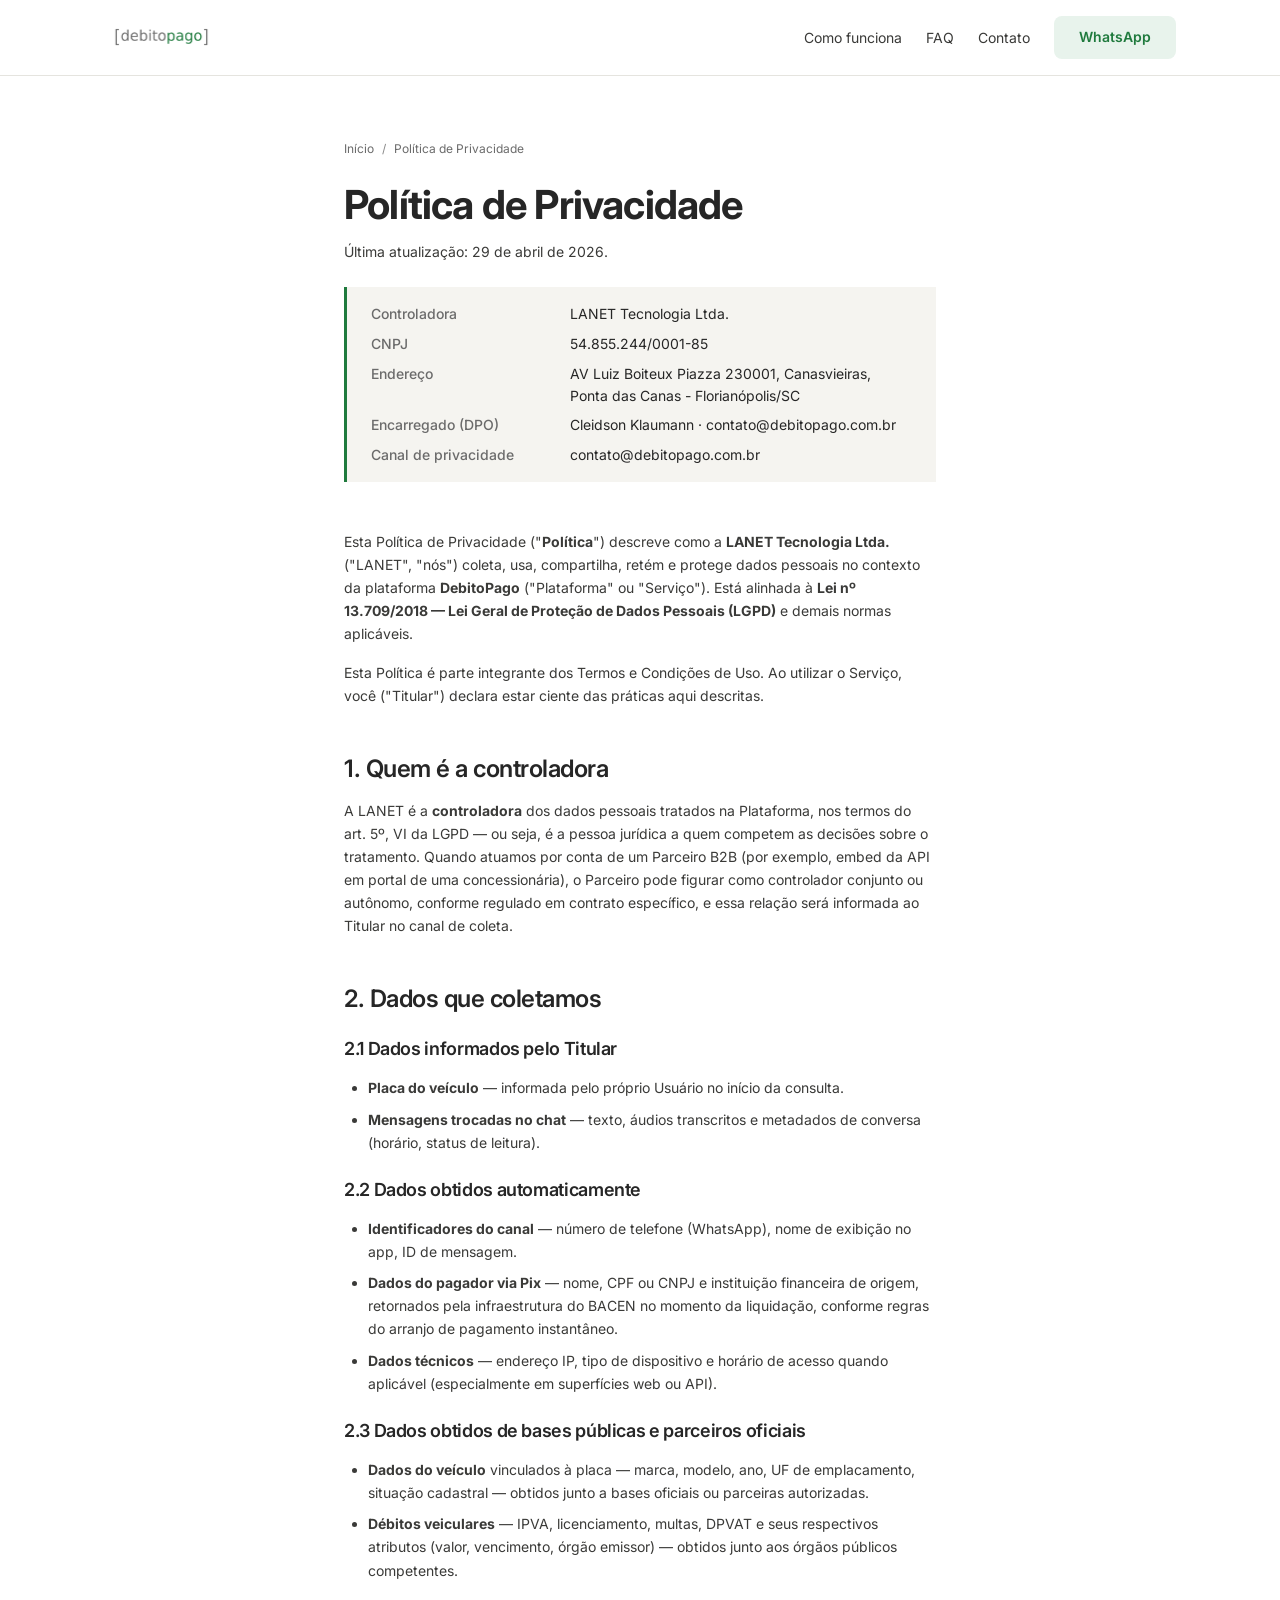
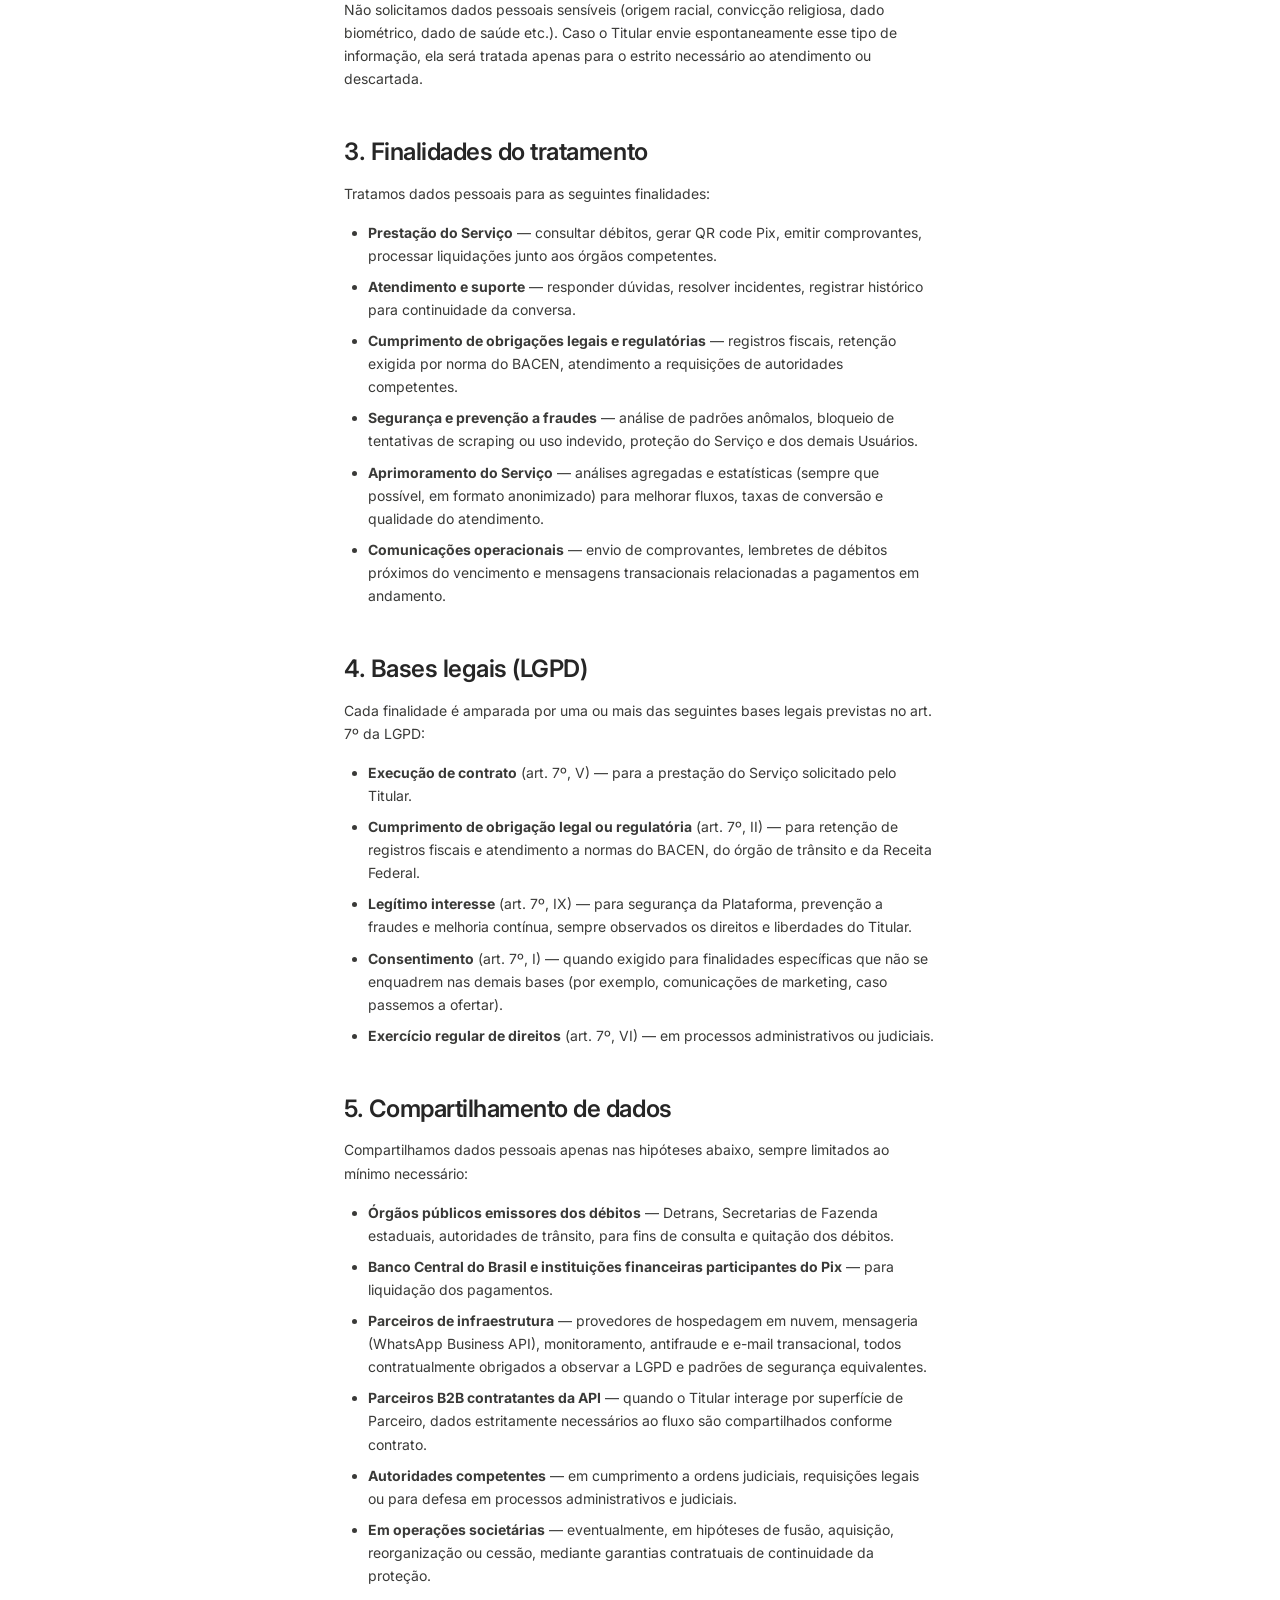
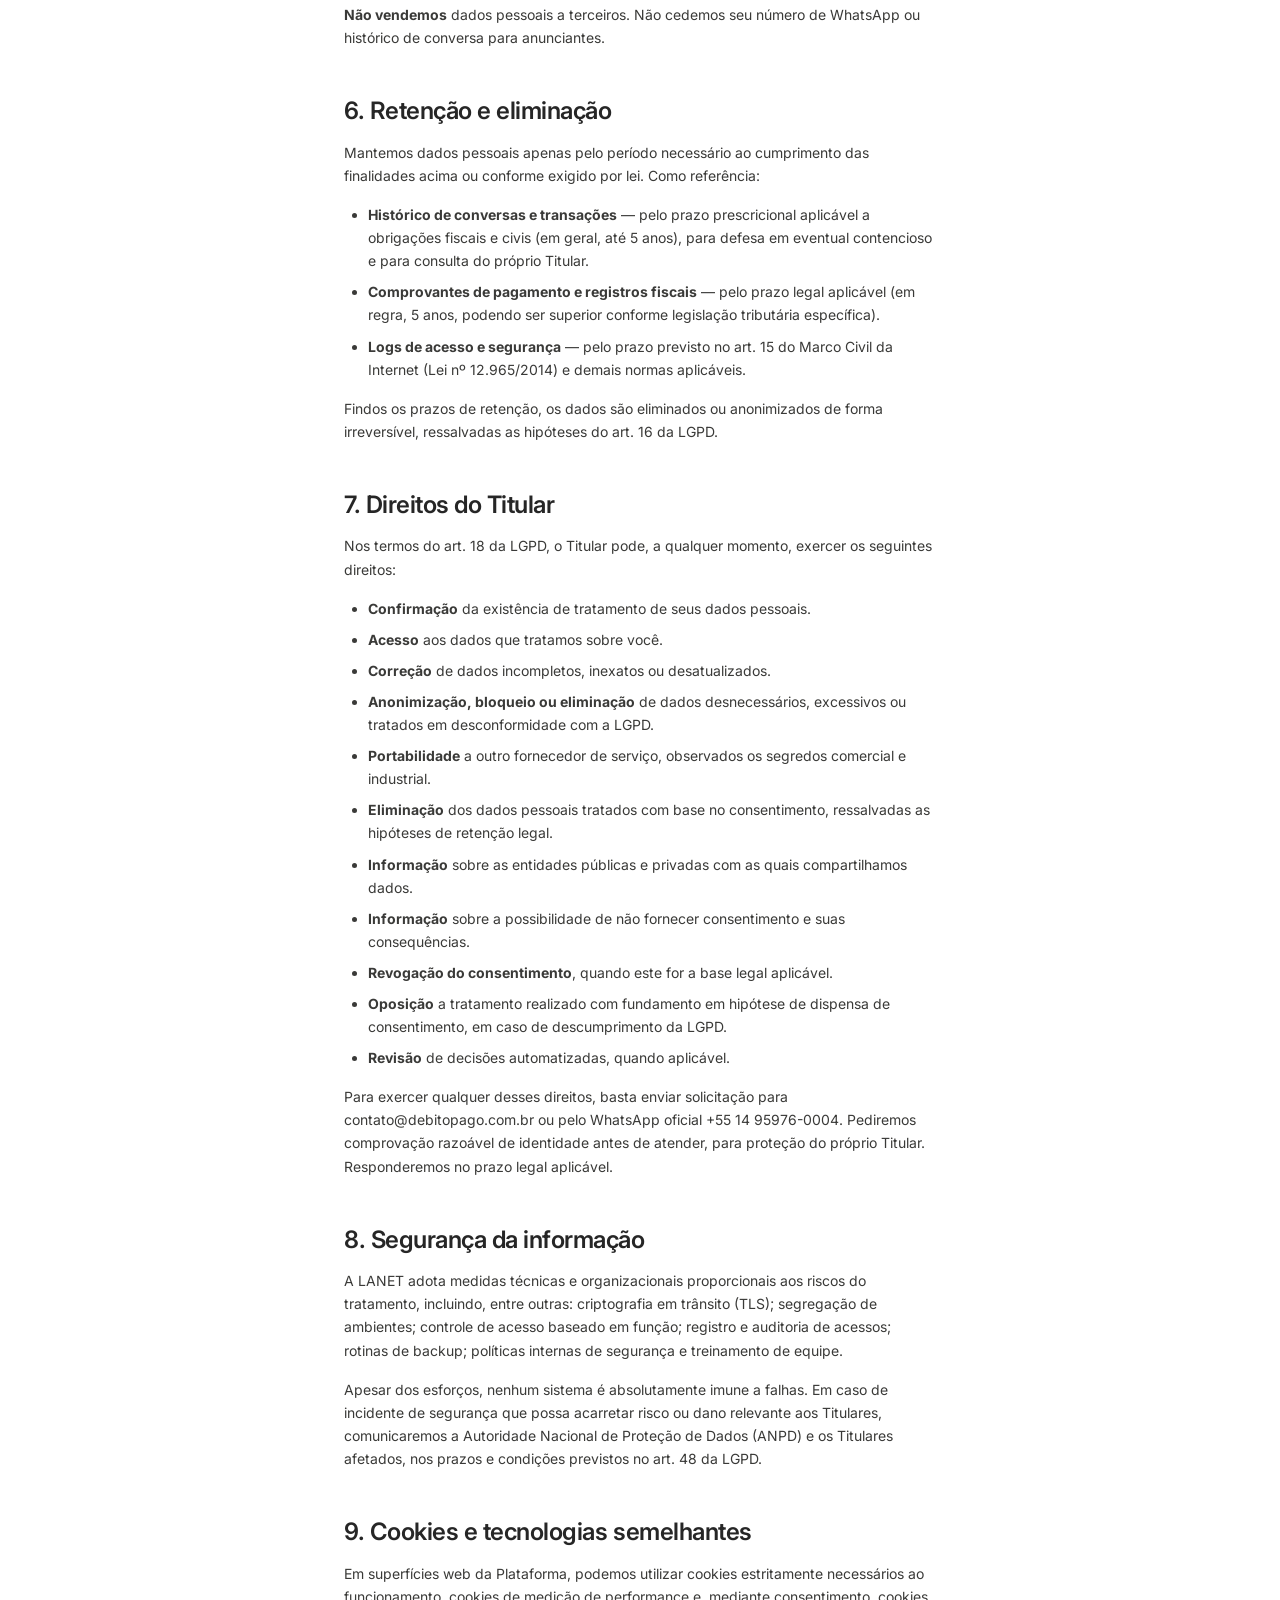
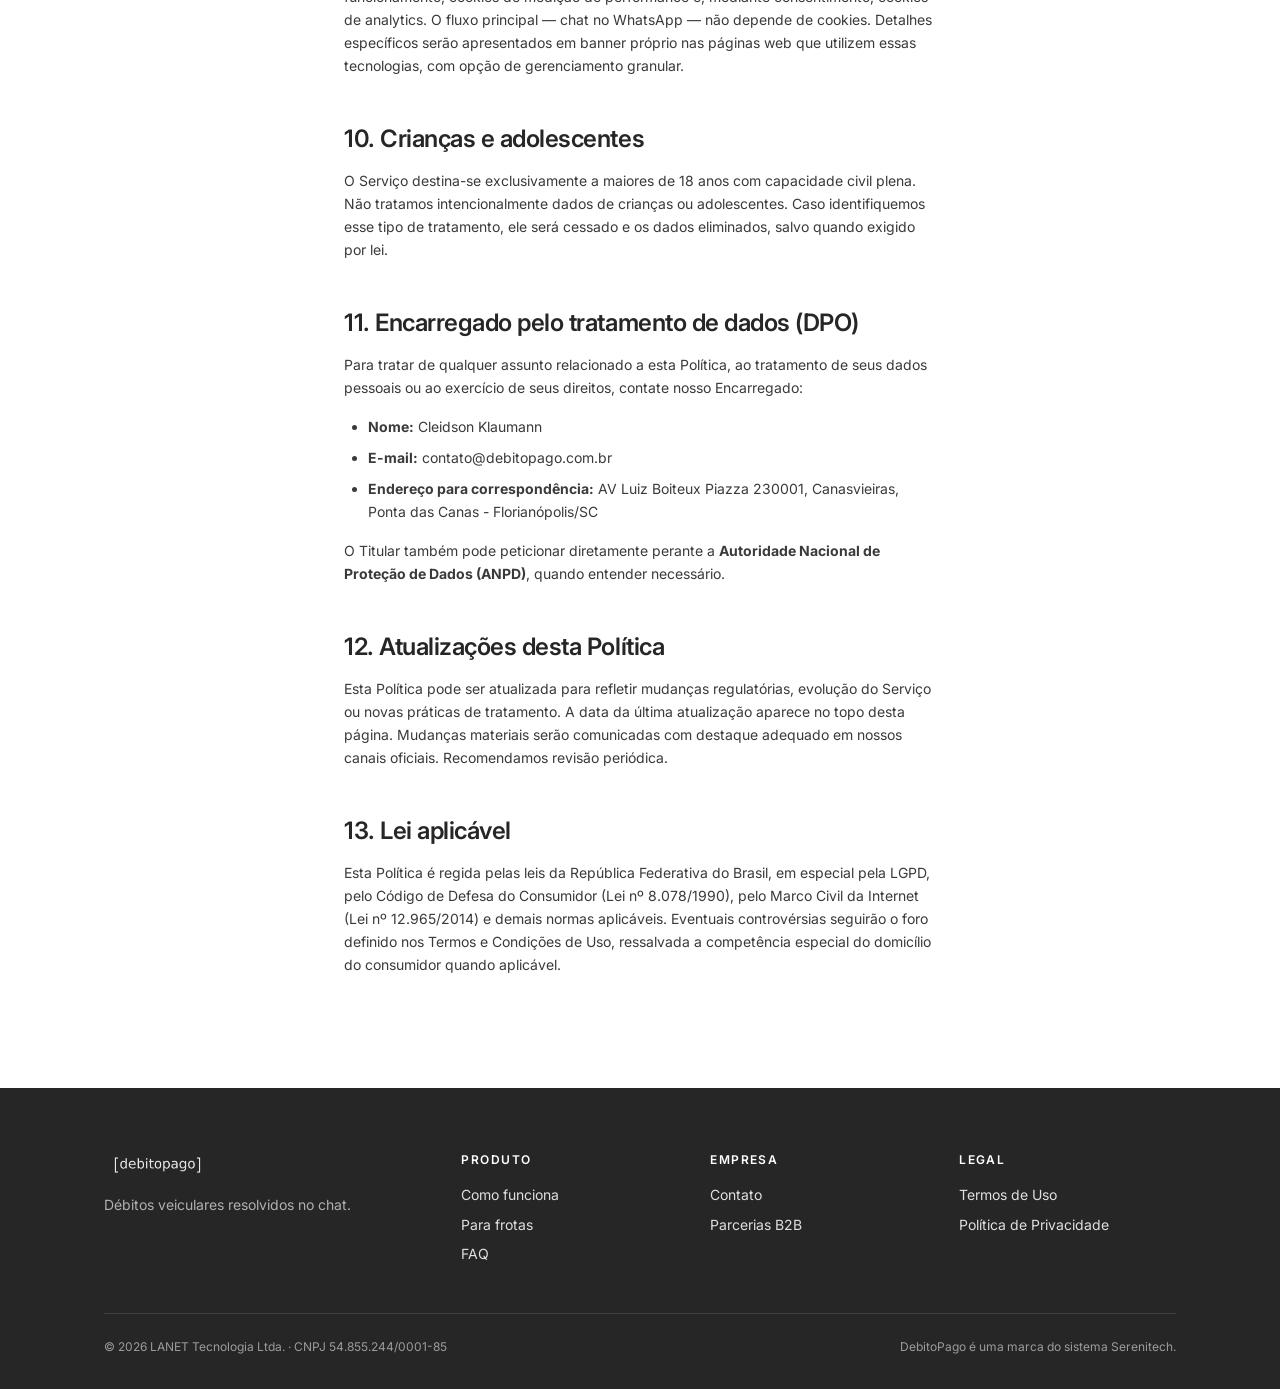
<file: pages/privacidade.html>
<!DOCTYPE html>
<html lang="pt-BR">
<head>
  <meta charset="UTF-8">
  <meta name="viewport" content="width=device-width, initial-scale=1.0">
  <title>Política de Privacidade — DebitoPago</title>
  <meta name="description" content="Política de Privacidade da plataforma DebitoPago, operada pela LANET Tecnologia Ltda., em conformidade com a LGPD.">
  <meta name="robots" content="index,follow">

  <link rel="icon" type="image/png" sizes="32x32" href="../assets/brand/favicon-32.png">
  <link rel="icon" type="image/png" sizes="16x16" href="../assets/brand/favicon-16.png">
  <link rel="apple-touch-icon" href="../assets/brand/apple-touch-icon.png">

  <link rel="stylesheet" href="../assets/css/tokens.css">
  <link rel="stylesheet" href="../assets/css/styles.css">
</head>
<body>
  <a class="skip-link" href="#main">Pular para o conteúdo</a>

  <header class="site-header">
    <div class="site-header__inner">
      <a href="../index.html" class="site-header__brand" aria-label="DebitoPago — página inicial">
        <img src="../assets/brand/fullmark-debitopago-color.svg" alt="DebitoPago">
      </a>
      <nav class="site-header__nav" aria-label="Navegação principal">
        <a href="../index.html#como-funciona">Como funciona</a>
        <a href="faq.html">FAQ</a>
        <a href="contato.html">Contato</a>
        <a href="https://wa.me/5514959760004" class="btn btn--primary" target="_blank" rel="noopener">WhatsApp</a>
      </nav>
    </div>
  </header>

  <main id="main" class="legal-page">
    <div class="container--prose">
      <nav class="breadcrumb" aria-label="Caminho de navegação">
        <a href="../index.html">Início</a>
        <span>Política de Privacidade</span>
      </nav>

      <h1>Política de Privacidade</h1>
      <p class="small muted">Última atualização: 29 de abril de 2026.</p>

      <div class="legal-page__meta">
        <dl>
          <dt>Controladora</dt>
          <dd>LANET Tecnologia Ltda.</dd>
          <dt>CNPJ</dt>
          <dd>54.855.244/0001-85</dd>
          <dt>Endereço</dt>
          <dd>AV Luiz Boiteux Piazza 230001, Canasvieiras, Ponta das Canas - Florianópolis/SC</dd>
          <dt>Encarregado (DPO)</dt>
          <dd>Cleidson Klaumann · contato@debitopago.com.br</dd>
          <dt>Canal de privacidade</dt>
          <dd>contato@debitopago.com.br</dd>
        </dl>
      </div>

      <p>
        Esta Política de Privacidade ("<strong>Política</strong>") descreve como a <strong>LANET Tecnologia Ltda.</strong>
        ("LANET", "nós") coleta, usa, compartilha, retém e protege dados pessoais no contexto da plataforma
        <strong>DebitoPago</strong> ("Plataforma" ou "Serviço"). Está alinhada à <strong>Lei nº 13.709/2018 — Lei Geral de
        Proteção de Dados Pessoais (LGPD)</strong> e demais normas aplicáveis.
      </p>

      <p>
        Esta Política é parte integrante dos <a href="termos.html">Termos e Condições de Uso</a>. Ao utilizar o Serviço,
        você ("Titular") declara estar ciente das práticas aqui descritas.
      </p>

      <h2 id="sec-1">1. Quem é a controladora</h2>
      <p>
        A LANET é a <strong>controladora</strong> dos dados pessoais tratados na Plataforma, nos termos do art. 5º, VI da
        LGPD — ou seja, é a pessoa jurídica a quem competem as decisões sobre o tratamento. Quando atuamos por conta de
        um Parceiro B2B (por exemplo, embed da API em portal de uma concessionária), o Parceiro pode figurar como
        controlador conjunto ou autônomo, conforme regulado em contrato específico, e essa relação será informada ao
        Titular no canal de coleta.
      </p>

      <h2 id="sec-2">2. Dados que coletamos</h2>
      <h3>2.1 Dados informados pelo Titular</h3>
      <ul>
        <li><strong>Placa do veículo</strong> — informada pelo próprio Usuário no início da consulta.</li>
        <li><strong>Mensagens trocadas no chat</strong> — texto, áudios transcritos e metadados de conversa (horário, status de leitura).</li>
      </ul>

      <h3>2.2 Dados obtidos automaticamente</h3>
      <ul>
        <li><strong>Identificadores do canal</strong> — número de telefone (WhatsApp), nome de exibição no app, ID de mensagem.</li>
        <li><strong>Dados do pagador via Pix</strong> — nome, CPF ou CNPJ e instituição financeira de origem, retornados pela infraestrutura do BACEN no momento da liquidação, conforme regras do arranjo de pagamento instantâneo.</li>
        <li><strong>Dados técnicos</strong> — endereço IP, tipo de dispositivo e horário de acesso quando aplicável (especialmente em superfícies web ou API).</li>
      </ul>

      <h3>2.3 Dados obtidos de bases públicas e parceiros oficiais</h3>
      <ul>
        <li><strong>Dados do veículo</strong> vinculados à placa — marca, modelo, ano, UF de emplacamento, situação cadastral — obtidos junto a bases oficiais ou parceiras autorizadas.</li>
        <li><strong>Débitos veiculares</strong> — IPVA, licenciamento, multas, DPVAT e seus respectivos atributos (valor, vencimento, órgão emissor) — obtidos junto aos órgãos públicos competentes.</li>
      </ul>

      <p class="small muted">
        Não solicitamos dados pessoais sensíveis (origem racial, convicção religiosa, dado biométrico, dado de saúde
        etc.). Caso o Titular envie espontaneamente esse tipo de informação, ela será tratada apenas para o estrito
        necessário ao atendimento ou descartada.
      </p>

      <h2 id="sec-3">3. Finalidades do tratamento</h2>
      <p>Tratamos dados pessoais para as seguintes finalidades:</p>
      <ul>
        <li><strong>Prestação do Serviço</strong> — consultar débitos, gerar QR code Pix, emitir comprovantes, processar liquidações junto aos órgãos competentes.</li>
        <li><strong>Atendimento e suporte</strong> — responder dúvidas, resolver incidentes, registrar histórico para continuidade da conversa.</li>
        <li><strong>Cumprimento de obrigações legais e regulatórias</strong> — registros fiscais, retenção exigida por norma do BACEN, atendimento a requisições de autoridades competentes.</li>
        <li><strong>Segurança e prevenção a fraudes</strong> — análise de padrões anômalos, bloqueio de tentativas de scraping ou uso indevido, proteção do Serviço e dos demais Usuários.</li>
        <li><strong>Aprimoramento do Serviço</strong> — análises agregadas e estatísticas (sempre que possível, em formato anonimizado) para melhorar fluxos, taxas de conversão e qualidade do atendimento.</li>
        <li><strong>Comunicações operacionais</strong> — envio de comprovantes, lembretes de débitos próximos do vencimento e mensagens transacionais relacionadas a pagamentos em andamento.</li>
      </ul>

      <h2 id="sec-4">4. Bases legais (LGPD)</h2>
      <p>Cada finalidade é amparada por uma ou mais das seguintes bases legais previstas no art. 7º da LGPD:</p>
      <ul>
        <li><strong>Execução de contrato</strong> (art. 7º, V) — para a prestação do Serviço solicitado pelo Titular.</li>
        <li><strong>Cumprimento de obrigação legal ou regulatória</strong> (art. 7º, II) — para retenção de registros fiscais e atendimento a normas do BACEN, do órgão de trânsito e da Receita Federal.</li>
        <li><strong>Legítimo interesse</strong> (art. 7º, IX) — para segurança da Plataforma, prevenção a fraudes e melhoria contínua, sempre observados os direitos e liberdades do Titular.</li>
        <li><strong>Consentimento</strong> (art. 7º, I) — quando exigido para finalidades específicas que não se enquadrem nas demais bases (por exemplo, comunicações de marketing, caso passemos a ofertar).</li>
        <li><strong>Exercício regular de direitos</strong> (art. 7º, VI) — em processos administrativos ou judiciais.</li>
      </ul>

      <h2 id="sec-5">5. Compartilhamento de dados</h2>
      <p>Compartilhamos dados pessoais apenas nas hipóteses abaixo, sempre limitados ao mínimo necessário:</p>
      <ul>
        <li><strong>Órgãos públicos emissores dos débitos</strong> — Detrans, Secretarias de Fazenda estaduais, autoridades de trânsito, para fins de consulta e quitação dos débitos.</li>
        <li><strong>Banco Central do Brasil e instituições financeiras participantes do Pix</strong> — para liquidação dos pagamentos.</li>
        <li><strong>Parceiros de infraestrutura</strong> — provedores de hospedagem em nuvem, mensageria (WhatsApp Business API), monitoramento, antifraude e e-mail transacional, todos contratualmente obrigados a observar a LGPD e padrões de segurança equivalentes.</li>
        <li><strong>Parceiros B2B contratantes da API</strong> — quando o Titular interage por superfície de Parceiro, dados estritamente necessários ao fluxo são compartilhados conforme contrato.</li>
        <li><strong>Autoridades competentes</strong> — em cumprimento a ordens judiciais, requisições legais ou para defesa em processos administrativos e judiciais.</li>
        <li><strong>Em operações societárias</strong> — eventualmente, em hipóteses de fusão, aquisição, reorganização ou cessão, mediante garantias contratuais de continuidade da proteção.</li>
      </ul>
      <p class="small muted">
        <strong>Não vendemos</strong> dados pessoais a terceiros. Não cedemos seu número de WhatsApp ou histórico de
        conversa para anunciantes.
      </p>

      <h2 id="sec-6">6. Retenção e eliminação</h2>
      <p>
        Mantemos dados pessoais apenas pelo período necessário ao cumprimento das finalidades acima ou conforme exigido
        por lei. Como referência:
      </p>
      <ul>
        <li><strong>Histórico de conversas e transações</strong> — pelo prazo prescricional aplicável a obrigações fiscais e civis (em geral, até 5 anos), para defesa em eventual contencioso e para consulta do próprio Titular.</li>
        <li><strong>Comprovantes de pagamento e registros fiscais</strong> — pelo prazo legal aplicável (em regra, 5 anos, podendo ser superior conforme legislação tributária específica).</li>
        <li><strong>Logs de acesso e segurança</strong> — pelo prazo previsto no art. 15 do Marco Civil da Internet (Lei nº 12.965/2014) e demais normas aplicáveis.</li>
      </ul>
      <p>
        Findos os prazos de retenção, os dados são eliminados ou anonimizados de forma irreversível, ressalvadas as
        hipóteses do art. 16 da LGPD.
      </p>

      <h2 id="sec-7">7. Direitos do Titular</h2>
      <p>Nos termos do art. 18 da LGPD, o Titular pode, a qualquer momento, exercer os seguintes direitos:</p>
      <ul>
        <li><strong>Confirmação</strong> da existência de tratamento de seus dados pessoais.</li>
        <li><strong>Acesso</strong> aos dados que tratamos sobre você.</li>
        <li><strong>Correção</strong> de dados incompletos, inexatos ou desatualizados.</li>
        <li><strong>Anonimização, bloqueio ou eliminação</strong> de dados desnecessários, excessivos ou tratados em desconformidade com a LGPD.</li>
        <li><strong>Portabilidade</strong> a outro fornecedor de serviço, observados os segredos comercial e industrial.</li>
        <li><strong>Eliminação</strong> dos dados pessoais tratados com base no consentimento, ressalvadas as hipóteses de retenção legal.</li>
        <li><strong>Informação</strong> sobre as entidades públicas e privadas com as quais compartilhamos dados.</li>
        <li><strong>Informação</strong> sobre a possibilidade de não fornecer consentimento e suas consequências.</li>
        <li><strong>Revogação do consentimento</strong>, quando este for a base legal aplicável.</li>
        <li><strong>Oposição</strong> a tratamento realizado com fundamento em hipótese de dispensa de consentimento, em caso de descumprimento da LGPD.</li>
        <li><strong>Revisão</strong> de decisões automatizadas, quando aplicável.</li>
      </ul>
      <p>
        Para exercer qualquer desses direitos, basta enviar solicitação para
        contato@debitopago.com.br ou pelo WhatsApp oficial
        <a href="https://wa.me/5514959760004" target="_blank" rel="noopener">+55 14 95976-0004</a>. Pediremos
        comprovação razoável de identidade antes de atender, para proteção do próprio Titular. Responderemos no prazo
        legal aplicável.
      </p>

      <h2 id="sec-8">8. Segurança da informação</h2>
      <p>
        A LANET adota medidas técnicas e organizacionais proporcionais aos riscos do tratamento, incluindo, entre
        outras: criptografia em trânsito (TLS); segregação de ambientes; controle de acesso baseado em função;
        registro e auditoria de acessos; rotinas de backup; políticas internas de segurança e treinamento de equipe.
      </p>
      <p>
        Apesar dos esforços, nenhum sistema é absolutamente imune a falhas. Em caso de incidente de segurança que
        possa acarretar risco ou dano relevante aos Titulares, comunicaremos a Autoridade Nacional de Proteção de
        Dados (ANPD) e os Titulares afetados, nos prazos e condições previstos no art. 48 da LGPD.
      </p>

      <h2 id="sec-9">9. Cookies e tecnologias semelhantes</h2>
      <p>
        Em superfícies web da Plataforma, podemos utilizar cookies estritamente necessários ao funcionamento, cookies
        de medição de performance e, mediante consentimento, cookies de analytics. O fluxo principal — chat no
        WhatsApp — não depende de cookies. Detalhes específicos serão apresentados em banner próprio nas páginas web
        que utilizem essas tecnologias, com opção de gerenciamento granular.
      </p>

      <h2 id="sec-10">10. Crianças e adolescentes</h2>
      <p>
        O Serviço destina-se exclusivamente a maiores de 18 anos com capacidade civil plena. Não tratamos
        intencionalmente dados de crianças ou adolescentes. Caso identifiquemos esse tipo de tratamento, ele será
        cessado e os dados eliminados, salvo quando exigido por lei.
      </p>

      <h2 id="sec-11">11. Encarregado pelo tratamento de dados (DPO)</h2>
      <p>
        Para tratar de qualquer assunto relacionado a esta Política, ao tratamento de seus dados pessoais ou ao
        exercício de seus direitos, contate nosso Encarregado:
      </p>
      <ul>
        <li><strong>Nome:</strong> Cleidson Klaumann</li>
        <li><strong>E-mail:</strong> contato@debitopago.com.br</li>
        <li><strong>Endereço para correspondência:</strong> AV Luiz Boiteux Piazza 230001, Canasvieiras, Ponta das Canas - Florianópolis/SC</li>
      </ul>
      <p>
        O Titular também pode peticionar diretamente perante a <strong>Autoridade Nacional de Proteção de Dados (ANPD)</strong>,
        quando entender necessário.
      </p>

      <h2 id="sec-12">12. Atualizações desta Política</h2>
      <p>
        Esta Política pode ser atualizada para refletir mudanças regulatórias, evolução do Serviço ou novas práticas de
        tratamento. A data da última atualização aparece no topo desta página. Mudanças materiais serão comunicadas
        com destaque adequado em nossos canais oficiais. Recomendamos revisão periódica.
      </p>

      <h2 id="sec-13">13. Lei aplicável</h2>
      <p>
        Esta Política é regida pelas leis da República Federativa do Brasil, em especial pela LGPD, pelo Código de
        Defesa do Consumidor (Lei nº 8.078/1990), pelo Marco Civil da Internet (Lei nº 12.965/2014) e demais normas
        aplicáveis. Eventuais controvérsias seguirão o foro definido nos
        <a href="termos.html#sec-13">Termos e Condições de Uso</a>, ressalvada a competência especial do domicílio do
        consumidor quando aplicável.
      </p>

    </div>
  </main>

  <footer class="site-footer">
    <div class="container">
      <div class="site-footer__grid">
        <div class="site-footer__fullmark">
          <img src="../assets/brand/fullmark-debitopago-color.svg" alt="DebitoPago">
          <p style="color:rgba(255,255,255,0.64); font-size:var(--fs-sm); margin:0;">
            Débitos veiculares resolvidos no chat.
          </p>
        </div>
        <div>
          <h4>Produto</h4>
          <ul>
            <li><a href="../index.html#como-funciona">Como funciona</a></li>
            <li><a href="../index.html#frotas">Para frotas</a></li>
            <li><a href="faq.html">FAQ</a></li>
          </ul>
        </div>
        <div>
          <h4>Empresa</h4>
          <ul>
            <li><a href="contato.html">Contato</a></li>
            <li><a href="contato.html#b2b">Parcerias B2B</a></li>
          </ul>
        </div>
        <div>
          <h4>Legal</h4>
          <ul>
            <li><a href="termos.html">Termos de Uso</a></li>
            <li><a href="privacidade.html">Política de Privacidade</a></li>
          </ul>
        </div>
      </div>
      <div class="site-footer__meta">
        <span>© 2026 LANET Tecnologia Ltda. · CNPJ 54.855.244/0001-85</span>
        <span>DebitoPago é uma marca do sistema Serenitech.</span>
      </div>
    </div>
  </footer>
</body>
</html>
</file>
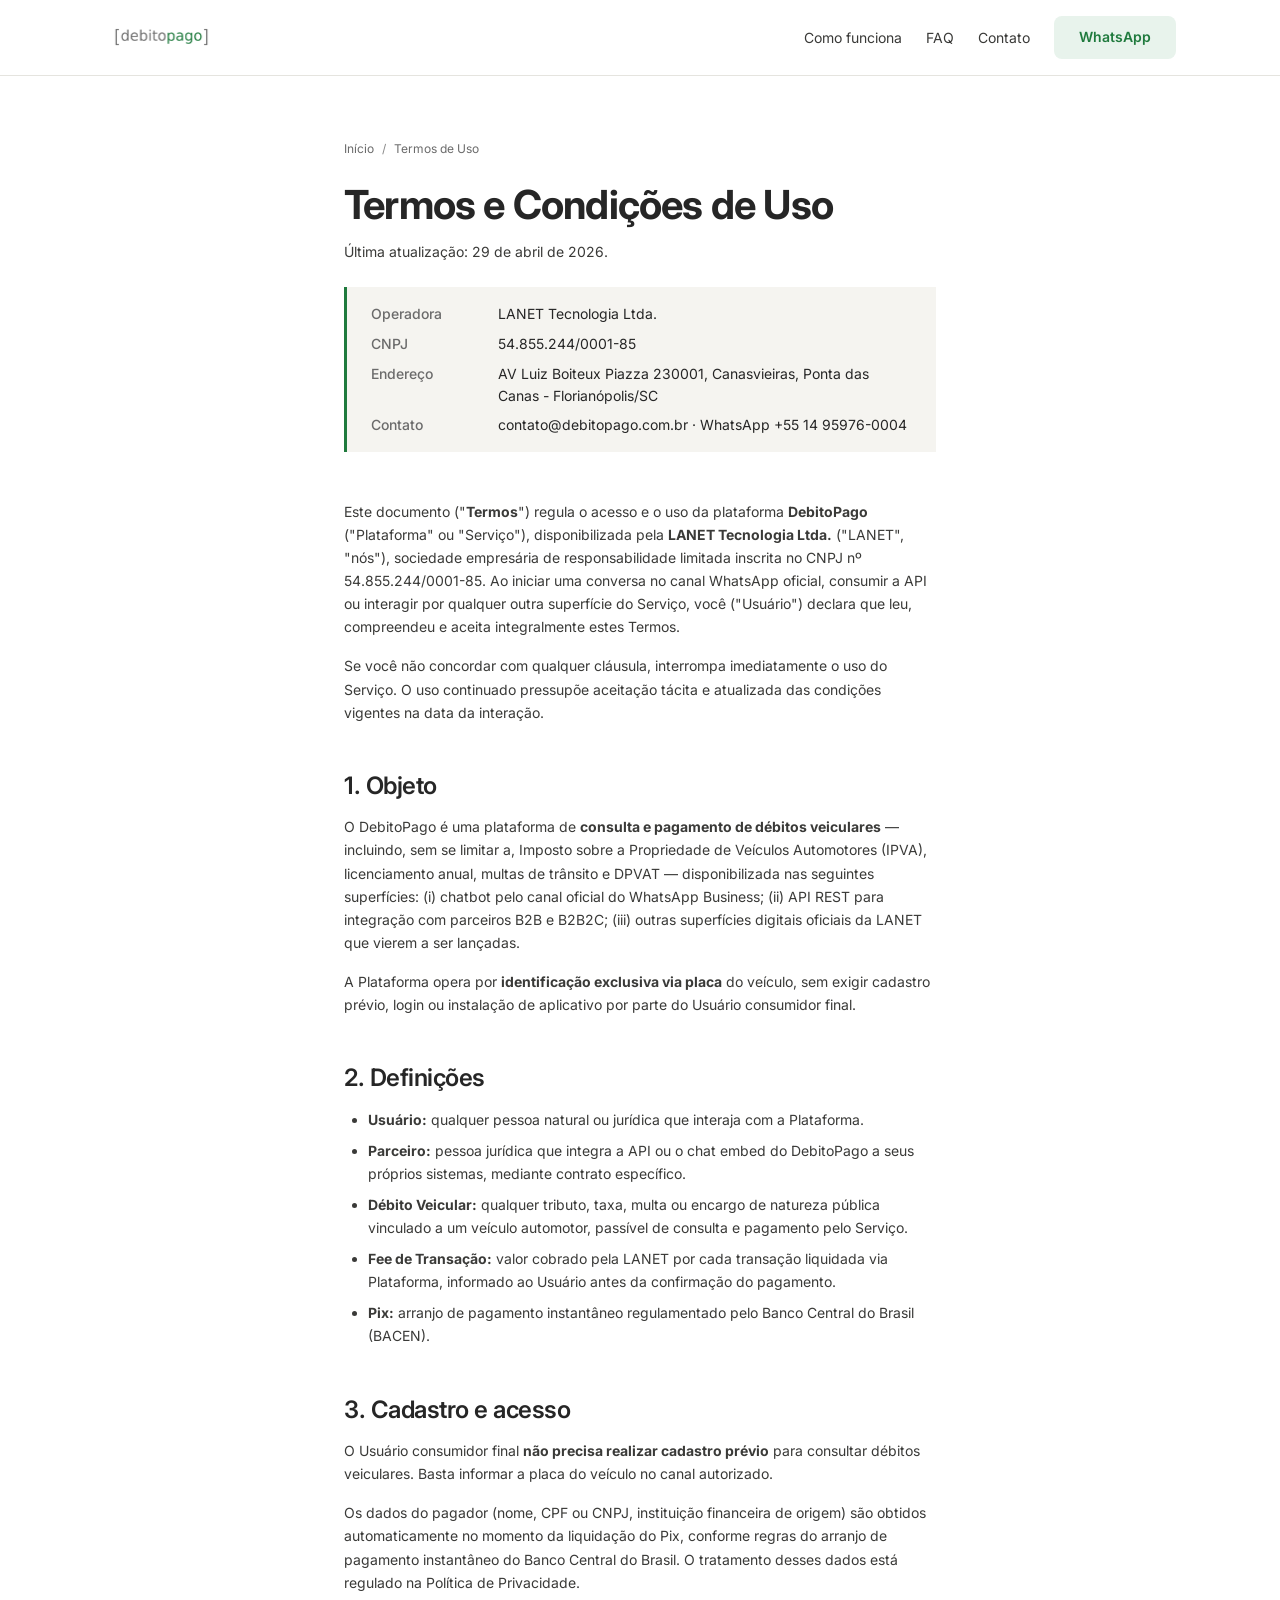
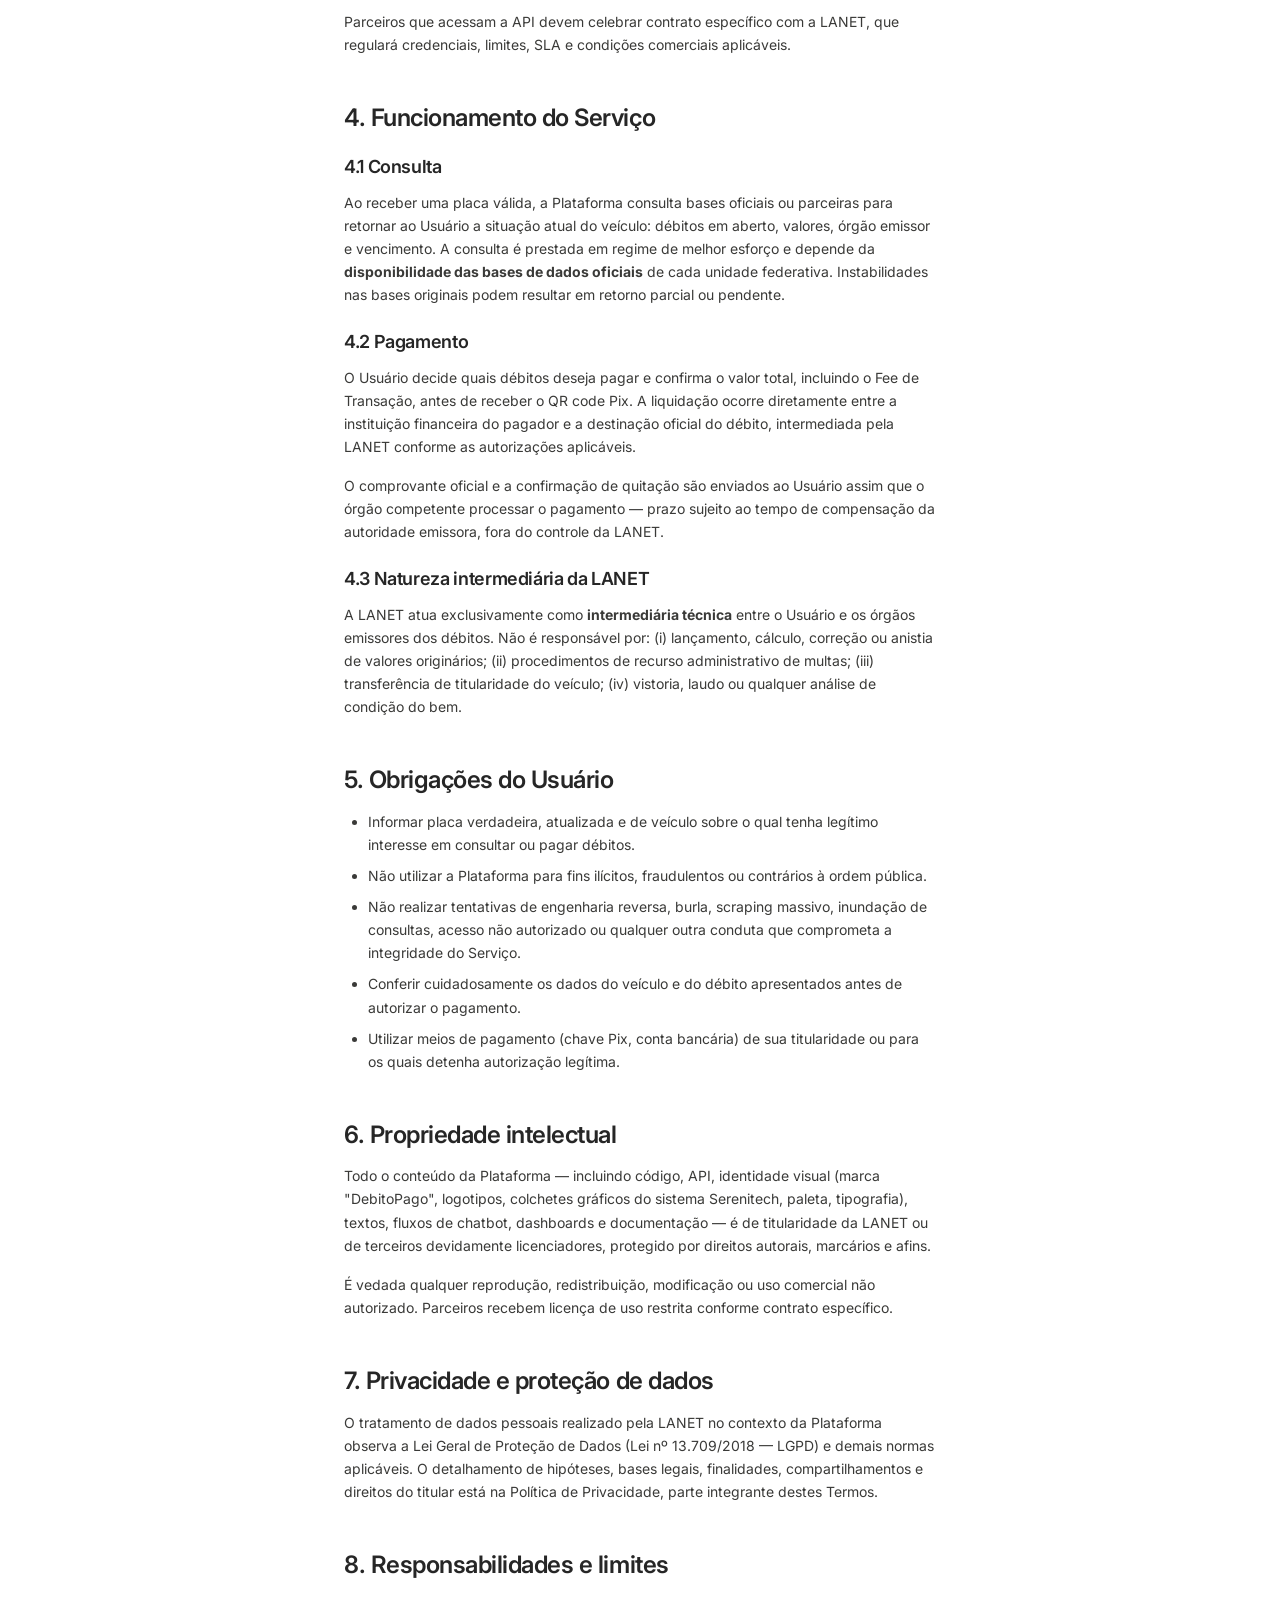
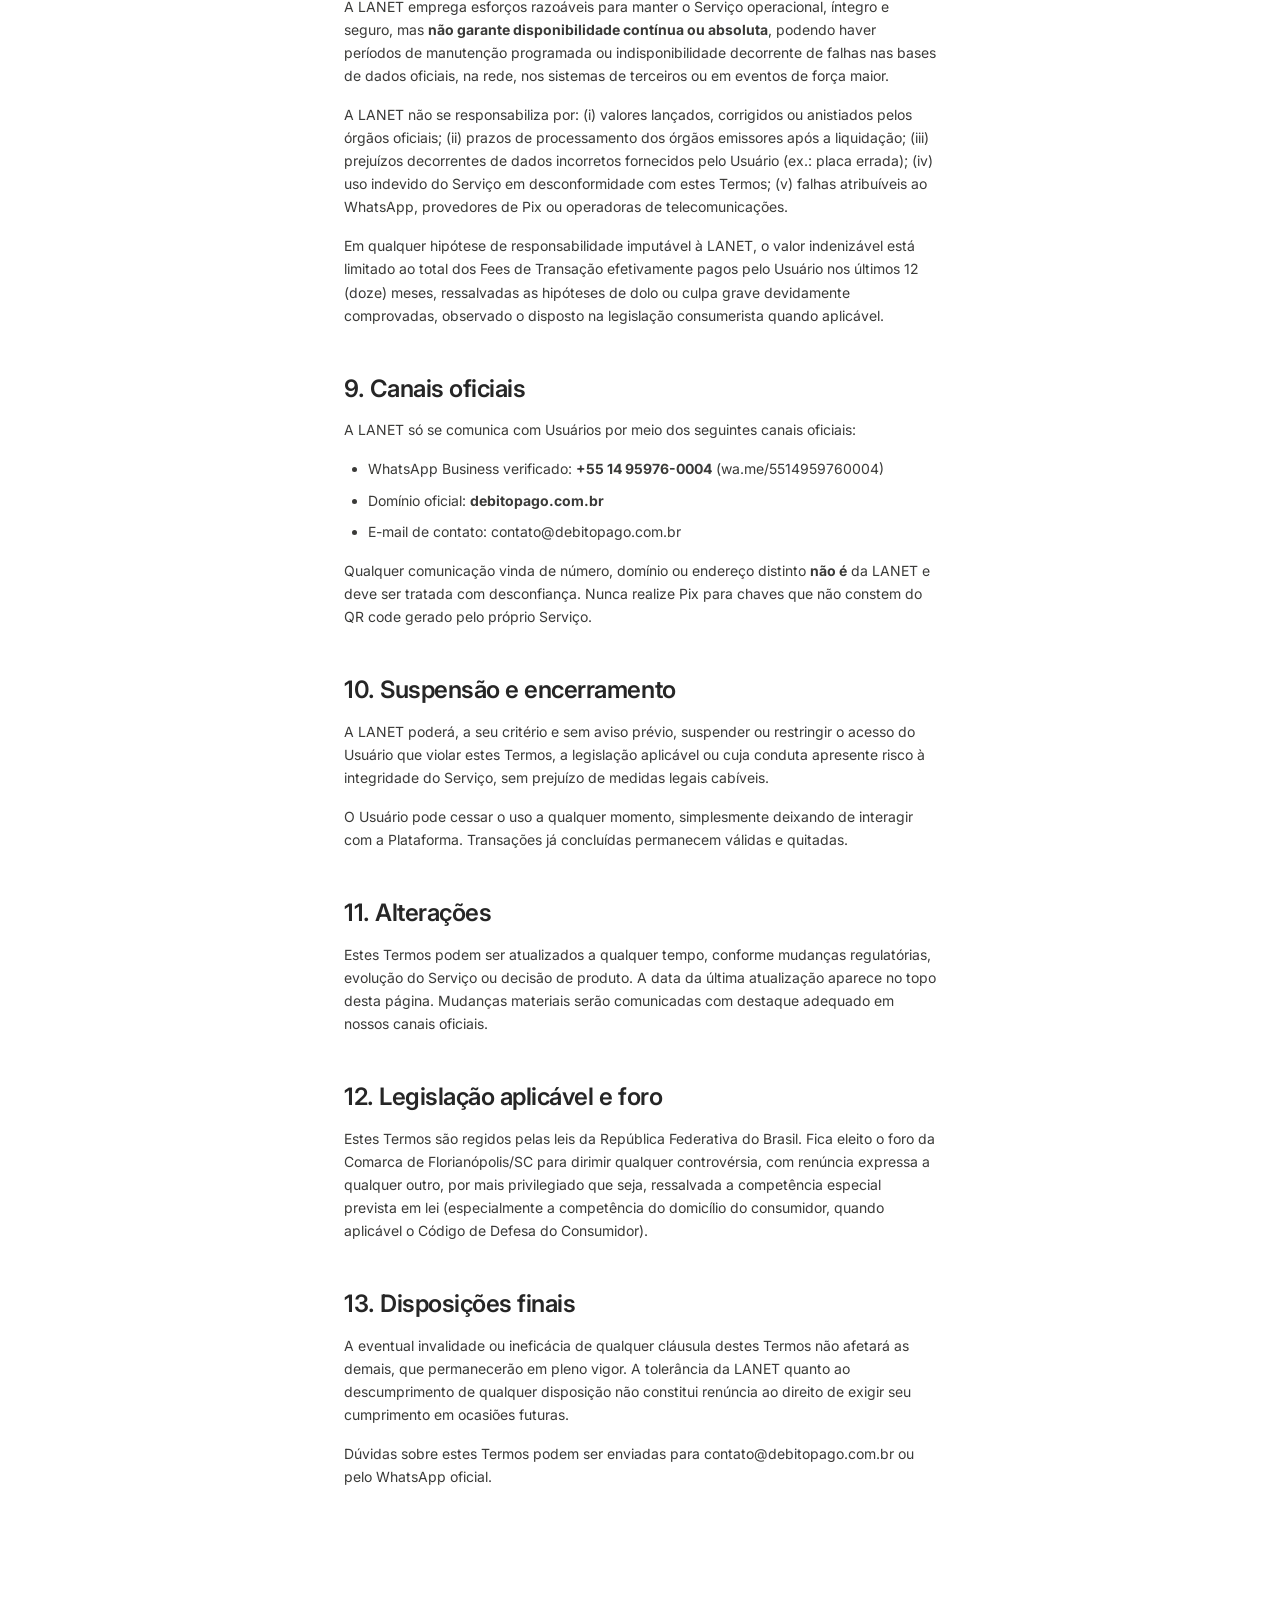
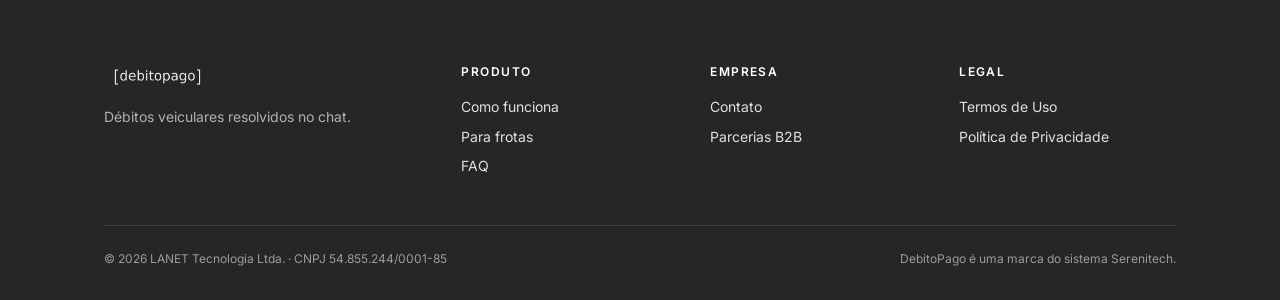
<file: pages/termos.html>
<!DOCTYPE html>
<html lang="pt-BR">
<head>
  <meta charset="UTF-8">
  <meta name="viewport" content="width=device-width, initial-scale=1.0">
  <title>Termos e Condições de Uso — DebitoPago</title>
  <meta name="description" content="Termos e Condições de Uso da plataforma DebitoPago, operada pela LANET Tecnologia Ltda.">
  <meta name="robots" content="index,follow">

  <link rel="icon" type="image/png" sizes="32x32" href="../assets/brand/favicon-32.png">
  <link rel="icon" type="image/png" sizes="16x16" href="../assets/brand/favicon-16.png">
  <link rel="apple-touch-icon" href="../assets/brand/apple-touch-icon.png">

  <link rel="stylesheet" href="../assets/css/tokens.css">
  <link rel="stylesheet" href="../assets/css/styles.css">
</head>
<body>
  <a class="skip-link" href="#main">Pular para o conteúdo</a>

  <header class="site-header">
    <div class="site-header__inner">
      <a href="../index.html" class="site-header__brand" aria-label="DebitoPago — página inicial">
        <img src="../assets/brand/fullmark-debitopago-color.svg" alt="DebitoPago">
      </a>
      <nav class="site-header__nav" aria-label="Navegação principal">
        <a href="../index.html#como-funciona">Como funciona</a>
        <a href="faq.html">FAQ</a>
        <a href="contato.html">Contato</a>
        <a href="https://wa.me/5514959760004" class="btn btn--primary" target="_blank" rel="noopener">WhatsApp</a>
      </nav>
    </div>
  </header>

  <main id="main" class="legal-page">
    <div class="container--prose">
      <nav class="breadcrumb" aria-label="Caminho de navegação">
        <a href="../index.html">Início</a>
        <span>Termos de Uso</span>
      </nav>

      <h1>Termos e Condições de Uso</h1>
      <p class="small muted">Última atualização: 29 de abril de 2026.</p>

      <div class="legal-page__meta">
        <dl>
          <dt>Operadora</dt>
          <dd>LANET Tecnologia Ltda.</dd>
          <dt>CNPJ</dt>
          <dd>54.855.244/0001-85</dd>
          <dt>Endereço</dt>
          <dd>AV Luiz Boiteux Piazza 230001, Canasvieiras, Ponta das Canas - Florianópolis/SC</dd>
          <dt>Contato</dt>
          <dd>contato@debitopago.com.br · WhatsApp +55 14 95976-0004</dd>
        </dl>
      </div>

      <p>
        Este documento ("<strong>Termos</strong>") regula o acesso e o uso da plataforma <strong>DebitoPago</strong>
        ("Plataforma" ou "Serviço"), disponibilizada pela <strong>LANET Tecnologia Ltda.</strong>
        ("LANET", "nós"), sociedade empresária de responsabilidade limitada inscrita no CNPJ nº 54.855.244/0001-85.
        Ao iniciar uma conversa no canal WhatsApp oficial, consumir a API ou interagir por qualquer outra superfície do
        Serviço, você ("Usuário") declara que leu, compreendeu e aceita integralmente estes Termos.
      </p>

      <p>
        Se você não concordar com qualquer cláusula, interrompa imediatamente o uso do Serviço. O uso continuado
        pressupõe aceitação tácita e atualizada das condições vigentes na data da interação.
      </p>

      <h2 id="sec-1">1. Objeto</h2>
      <p>
        O DebitoPago é uma plataforma de <strong>consulta e pagamento de débitos veiculares</strong> — incluindo, sem se
        limitar a, Imposto sobre a Propriedade de Veículos Automotores (IPVA), licenciamento anual, multas de trânsito
        e DPVAT — disponibilizada nas seguintes superfícies: (i) chatbot pelo canal oficial do WhatsApp Business;
        (ii) API REST para integração com parceiros B2B e B2B2C; (iii) outras superfícies digitais oficiais da LANET
        que vierem a ser lançadas.
      </p>
      <p>
        A Plataforma opera por <strong>identificação exclusiva via placa</strong> do veículo, sem exigir cadastro prévio,
        login ou instalação de aplicativo por parte do Usuário consumidor final.
      </p>

      <h2 id="sec-2">2. Definições</h2>
      <ul>
        <li><strong>Usuário:</strong> qualquer pessoa natural ou jurídica que interaja com a Plataforma.</li>
        <li><strong>Parceiro:</strong> pessoa jurídica que integra a API ou o chat embed do DebitoPago a seus próprios sistemas, mediante contrato específico.</li>
        <li><strong>Débito Veicular:</strong> qualquer tributo, taxa, multa ou encargo de natureza pública vinculado a um veículo automotor, passível de consulta e pagamento pelo Serviço.</li>
        <li><strong>Fee de Transação:</strong> valor cobrado pela LANET por cada transação liquidada via Plataforma, informado ao Usuário antes da confirmação do pagamento.</li>
        <li><strong>Pix:</strong> arranjo de pagamento instantâneo regulamentado pelo Banco Central do Brasil (BACEN).</li>
      </ul>

      <h2 id="sec-3">3. Cadastro e acesso</h2>
      <p>
        O Usuário consumidor final <strong>não precisa realizar cadastro prévio</strong> para consultar débitos veiculares.
        Basta informar a placa do veículo no canal autorizado.
      </p>
      <p>
        Os dados do pagador (nome, CPF ou CNPJ, instituição financeira de origem) são obtidos automaticamente no
        momento da liquidação do Pix, conforme regras do arranjo de pagamento instantâneo do Banco Central do Brasil.
        O tratamento desses dados está regulado na <a href="privacidade.html">Política de Privacidade</a>.
      </p>
      <p>
        Parceiros que acessam a API devem celebrar contrato específico com a LANET, que regulará credenciais,
        limites, SLA e condições comerciais aplicáveis.
      </p>

      <h2 id="sec-4">4. Funcionamento do Serviço</h2>
      <h3>4.1 Consulta</h3>
      <p>
        Ao receber uma placa válida, a Plataforma consulta bases oficiais ou parceiras para retornar ao Usuário a
        situação atual do veículo: débitos em aberto, valores, órgão emissor e vencimento. A consulta é prestada em
        regime de melhor esforço e depende da <strong>disponibilidade das bases de dados oficiais</strong> de cada unidade
        federativa. Instabilidades nas bases originais podem resultar em retorno parcial ou pendente.
      </p>

      <h3>4.2 Pagamento</h3>
      <p>
        O Usuário decide quais débitos deseja pagar e confirma o valor total, incluindo o Fee de Transação, antes de
        receber o QR code Pix. A liquidação ocorre diretamente entre a instituição financeira do pagador e a destinação
        oficial do débito, intermediada pela LANET conforme as autorizações aplicáveis.
      </p>
      <p>
        O comprovante oficial e a confirmação de quitação são enviados ao Usuário assim que o órgão competente
        processar o pagamento — prazo sujeito ao tempo de compensação da autoridade emissora, fora do controle da
        LANET.
      </p>

      <h3>4.3 Natureza intermediária da LANET</h3>
      <p>
        A LANET atua exclusivamente como <strong>intermediária técnica</strong> entre o Usuário e os órgãos emissores
        dos débitos. Não é responsável por: (i) lançamento, cálculo, correção ou anistia de valores originários;
        (ii) procedimentos de recurso administrativo de multas; (iii) transferência de titularidade do veículo;
        (iv) vistoria, laudo ou qualquer análise de condição do bem.
      </p>

      <h2 id="sec-5">5. Obrigações do Usuário</h2>
      <ul>
        <li>Informar placa verdadeira, atualizada e de veículo sobre o qual tenha legítimo interesse em consultar ou pagar débitos.</li>
        <li>Não utilizar a Plataforma para fins ilícitos, fraudulentos ou contrários à ordem pública.</li>
        <li>Não realizar tentativas de engenharia reversa, burla, scraping massivo, inundação de consultas, acesso não autorizado ou qualquer outra conduta que comprometa a integridade do Serviço.</li>
        <li>Conferir cuidadosamente os dados do veículo e do débito apresentados antes de autorizar o pagamento.</li>
        <li>Utilizar meios de pagamento (chave Pix, conta bancária) de sua titularidade ou para os quais detenha autorização legítima.</li>
      </ul>

      <h2 id="sec-6">6. Propriedade intelectual</h2>
      <p>
        Todo o conteúdo da Plataforma — incluindo código, API, identidade visual (marca "DebitoPago", logotipos,
        colchetes gráficos do sistema Serenitech, paleta, tipografia), textos, fluxos de chatbot, dashboards e
        documentação — é de titularidade da LANET ou de terceiros devidamente licenciadores, protegido por direitos
        autorais, marcários e afins.
      </p>
      <p>
        É vedada qualquer reprodução, redistribuição, modificação ou uso comercial não autorizado. Parceiros recebem
        licença de uso restrita conforme contrato específico.
      </p>

      <h2 id="sec-7">7. Privacidade e proteção de dados</h2>
      <p>
        O tratamento de dados pessoais realizado pela LANET no contexto da Plataforma observa a Lei Geral de Proteção
        de Dados (Lei nº 13.709/2018 — LGPD) e demais normas aplicáveis. O detalhamento de hipóteses, bases legais,
        finalidades, compartilhamentos e direitos do titular está na
        <a href="privacidade.html">Política de Privacidade</a>, parte integrante destes Termos.
      </p>

      <h2 id="sec-8">8. Responsabilidades e limites</h2>
      <p>
        A LANET emprega esforços razoáveis para manter o Serviço operacional, íntegro e seguro, mas <strong>não garante
        disponibilidade contínua ou absoluta</strong>, podendo haver períodos de manutenção programada ou indisponibilidade
        decorrente de falhas nas bases de dados oficiais, na rede, nos sistemas de terceiros ou em eventos de força
        maior.
      </p>
      <p>
        A LANET não se responsabiliza por: (i) valores lançados, corrigidos ou anistiados pelos órgãos oficiais;
        (ii) prazos de processamento dos órgãos emissores após a liquidação; (iii) prejuízos decorrentes de dados
        incorretos fornecidos pelo Usuário (ex.: placa errada); (iv) uso indevido do Serviço em desconformidade com
        estes Termos; (v) falhas atribuíveis ao WhatsApp, provedores de Pix ou operadoras de telecomunicações.
      </p>
      <p>
        Em qualquer hipótese de responsabilidade imputável à LANET, o valor indenizável está limitado ao total dos
        Fees de Transação efetivamente pagos pelo Usuário nos últimos 12 (doze) meses, ressalvadas as hipóteses de
        dolo ou culpa grave devidamente comprovadas, observado o disposto na legislação consumerista quando aplicável.
      </p>

      <h2 id="sec-9">9. Canais oficiais</h2>
      <p>
        A LANET só se comunica com Usuários por meio dos seguintes canais oficiais:
      </p>
      <ul>
        <li>WhatsApp Business verificado: <strong>+55 14 95976-0004</strong> (<a href="https://wa.me/5514959760004" target="_blank" rel="noopener">wa.me/5514959760004</a>)</li>
        <li>Domínio oficial: <strong>debitopago.com.br</strong></li>
        <li>E-mail de contato: contato@debitopago.com.br</li>
      </ul>
      <p>
        Qualquer comunicação vinda de número, domínio ou endereço distinto <strong>não é</strong> da LANET e deve ser
        tratada com desconfiança. Nunca realize Pix para chaves que não constem do QR code gerado pelo próprio
        Serviço.
      </p>

      <h2 id="sec-10">10. Suspensão e encerramento</h2>
      <p>
        A LANET poderá, a seu critério e sem aviso prévio, suspender ou restringir o acesso do Usuário que violar
        estes Termos, a legislação aplicável ou cuja conduta apresente risco à integridade do Serviço, sem prejuízo
        de medidas legais cabíveis.
      </p>
      <p>
        O Usuário pode cessar o uso a qualquer momento, simplesmente deixando de interagir com a Plataforma.
        Transações já concluídas permanecem válidas e quitadas.
      </p>

      <h2 id="sec-11">11. Alterações</h2>
      <p>
        Estes Termos podem ser atualizados a qualquer tempo, conforme mudanças regulatórias, evolução do Serviço ou
        decisão de produto. A data da última atualização aparece no topo desta página. Mudanças materiais serão
        comunicadas com destaque adequado em nossos canais oficiais.
      </p>

      <h2 id="sec-12">12. Legislação aplicável e foro</h2>
      <p>
        Estes Termos são regidos pelas leis da República Federativa do Brasil. Fica eleito o foro da Comarca de
        Florianópolis/SC para dirimir qualquer controvérsia, com renúncia expressa a
        qualquer outro, por mais privilegiado que seja, ressalvada a competência especial prevista em lei
        (especialmente a competência do domicílio do consumidor, quando aplicável o Código de Defesa do Consumidor).
      </p>

      <h2 id="sec-13">13. Disposições finais</h2>
      <p>
        A eventual invalidade ou ineficácia de qualquer cláusula destes Termos não afetará as demais, que
        permanecerão em pleno vigor. A tolerância da LANET quanto ao descumprimento de qualquer disposição não
        constitui renúncia ao direito de exigir seu cumprimento em ocasiões futuras.
      </p>
      <p>
        Dúvidas sobre estes Termos podem ser enviadas para contato@debitopago.com.br ou pelo
        WhatsApp oficial.
      </p>

    </div>
  </main>

  <footer class="site-footer">
    <div class="container">
      <div class="site-footer__grid">
        <div class="site-footer__fullmark">
          <img src="../assets/brand/fullmark-debitopago-color.svg" alt="DebitoPago">
          <p style="color:rgba(255,255,255,0.64); font-size:var(--fs-sm); margin:0;">
            Débitos veiculares resolvidos no chat.
          </p>
        </div>
        <div>
          <h4>Produto</h4>
          <ul>
            <li><a href="../index.html#como-funciona">Como funciona</a></li>
            <li><a href="../index.html#frotas">Para frotas</a></li>
            <li><a href="faq.html">FAQ</a></li>
          </ul>
        </div>
        <div>
          <h4>Empresa</h4>
          <ul>
            <li><a href="contato.html">Contato</a></li>
            <li><a href="contato.html#b2b">Parcerias B2B</a></li>
          </ul>
        </div>
        <div>
          <h4>Legal</h4>
          <ul>
            <li><a href="termos.html">Termos de Uso</a></li>
            <li><a href="privacidade.html">Política de Privacidade</a></li>
          </ul>
        </div>
      </div>
      <div class="site-footer__meta">
        <span>© 2026 LANET Tecnologia Ltda. · CNPJ 54.855.244/0001-85</span>
        <span>DebitoPago é uma marca do sistema Serenitech.</span>
      </div>
    </div>
  </footer>
</body>
</html>
</file>
<file: assets/css/tokens.css>
/* ==========================================================================
   DebitoPago — Design Tokens
   Sistema Serenitech v2.2 · branded por [DP] Verde Quitado
   Última atualização: 2026-04-24
   ========================================================================== */

:root {
  /* -- Cores da família [DP] ------------------------------------------------ */
  --dp-verde: #1F7A3D;              /* primária — CTA, ticker, destaque */
  --dp-verde-dark: #4FB871;         /* dark mode + estados alternativos */
  --dp-verde-darker: #155828;       /* hover em botões primários */
  --dp-verde-soft: #E8F3EC;         /* fundos pálidos, banners suaves */

  /* -- Tons de contexto (gramática família) --------------------------------- */
  --grafite: #262626;               /* texto principal */
  --grafite-soft: #3A3A38;          /* texto secundário, ícones */
  --muted: #6B6B6B;                 /* colchetes, prefixo fullmark, metadados */
  --muted-dim: #8A8A8A;             /* placeholders, timestamps */
  --papel: #F5F4F0;                 /* fundo off-white institucional */
  --papel-warm: #FAFAF7;            /* faixas alternadas */
  --line: #E5E4DF;                  /* divisores, bordas sutis */
  --white: #FFFFFF;

  /* -- Sinalização ---------------------------------------------------------- */
  --alerta: #D4A72C;                /* avisos, débito vencendo */
  --erro: #CE1126;                  /* erros, validação falha */
  --sucesso: var(--dp-verde);

  /* -- Tipografia ----------------------------------------------------------- */
  --font-sans: 'Inter', system-ui, -apple-system, 'Segoe UI', Arial, sans-serif;
  --font-mono: 'JetBrains Mono', 'Consolas', 'Courier New', monospace;

  --fs-xs: 0.75rem;                 /* 12px */
  --fs-sm: 0.875rem;                /* 14px */
  --fs-base: 1rem;                  /* 16px */
  --fs-md: 1.125rem;                /* 18px */
  --fs-lg: 1.25rem;                 /* 20px */
  --fs-xl: 1.5rem;                  /* 24px */
  --fs-2xl: 2rem;                   /* 32px */
  --fs-3xl: 2.5rem;                 /* 40px */
  --fs-4xl: 3.25rem;                /* 52px */
  --fs-hero: 4rem;                  /* 64px — hero headlines */

  --lh-tight: 1.15;
  --lh-snug: 1.3;
  --lh-body: 1.55;
  --lh-loose: 1.75;

  --fw-regular: 400;
  --fw-medium: 500;
  --fw-semibold: 600;
  --fw-bold: 700;

  /* -- Espaçamento ---------------------------------------------------------- */
  --sp-1: 0.25rem;
  --sp-2: 0.5rem;
  --sp-3: 0.75rem;
  --sp-4: 1rem;
  --sp-5: 1.5rem;
  --sp-6: 2rem;
  --sp-7: 3rem;
  --sp-8: 4rem;
  --sp-9: 6rem;
  --sp-10: 8rem;

  /* -- Layout --------------------------------------------------------------- */
  --container-max: 1120px;
  --container-narrow: 720px;
  --container-prose: 640px;

  --radius-sm: 4px;
  --radius-md: 8px;
  --radius-lg: 12px;
  --radius-xl: 20px;
  --radius-full: 999px;

  --shadow-sm: 0 1px 2px rgba(38, 38, 38, 0.06);
  --shadow-md: 0 4px 12px rgba(38, 38, 38, 0.08);
  --shadow-lg: 0 12px 32px rgba(38, 38, 38, 0.10);

  /* -- Transição ----------------------------------------------------------- */
  --ease: cubic-bezier(0.4, 0, 0.2, 1);
  --dur-fast: 150ms;
  --dur: 240ms;
}
</file>
<file: assets/css/styles.css>
/* ==========================================================================
   DebitoPago — Stylesheet global
   Depende de tokens.css (importe antes deste arquivo)
   ========================================================================== */

@import url('https://fonts.googleapis.com/css2?family=Inter:wght@400;500;600;700&family=JetBrains+Mono:wght@400;500&display=swap');

/* -- Reset enxuto --------------------------------------------------------- */
*, *::before, *::after { box-sizing: border-box; }
html { -webkit-text-size-adjust: 100%; scroll-behavior: smooth; }
body {
  margin: 0;
  font-family: var(--font-sans);
  font-size: var(--fs-base);
  line-height: var(--lh-body);
  color: var(--grafite);
  background: var(--white);
  -webkit-font-smoothing: antialiased;
  -moz-osx-font-smoothing: grayscale;
}
img, svg { max-width: 100%; display: block; }
a { color: inherit; text-decoration: none; }
button { font-family: inherit; cursor: pointer; border: 0; background: none; padding: 0; }

/* -- Tipografia ----------------------------------------------------------- */
h1, h2, h3, h4 { margin: 0 0 var(--sp-4); letter-spacing: -0.02em; color: var(--grafite); }
h1 { font-size: var(--fs-4xl); line-height: var(--lh-tight); font-weight: var(--fw-bold); }
h2 { font-size: var(--fs-3xl); line-height: var(--lh-tight); font-weight: var(--fw-semibold); }
h3 { font-size: var(--fs-xl); line-height: var(--lh-snug); font-weight: var(--fw-semibold); }
h4 { font-size: var(--fs-lg); line-height: var(--lh-snug); font-weight: var(--fw-semibold); }
p { margin: 0 0 var(--sp-4); }
p.lead { font-size: var(--fs-md); color: var(--grafite-soft); }
small, .small { font-size: var(--fs-sm); color: var(--muted); }
.mono { font-family: var(--font-mono); }
.muted { color: var(--muted); }
.eyebrow {
  text-transform: uppercase;
  font-size: var(--fs-xs);
  letter-spacing: 0.14em;
  font-weight: var(--fw-semibold);
  color: var(--muted);
  margin-bottom: var(--sp-3);
}

/* -- Layout --------------------------------------------------------------- */
.container { max-width: var(--container-max); margin: 0 auto; padding: 0 var(--sp-5); }
.container--narrow { max-width: var(--container-narrow); margin: 0 auto; padding: 0 var(--sp-5); }
.container--prose { max-width: var(--container-prose); margin: 0 auto; padding: 0 var(--sp-5); }

section { padding: var(--sp-9) 0; }
section.tight { padding: var(--sp-7) 0; }
section.band { background: var(--papel); }
section.band-warm { background: var(--papel-warm); }

.grid { display: grid; gap: var(--sp-6); }
.grid--3 { grid-template-columns: repeat(3, 1fr); }
.grid--2 { grid-template-columns: repeat(2, 1fr); }
@media (max-width: 820px) {
  .grid--3, .grid--2 { grid-template-columns: 1fr; }
}

/* -- Header --------------------------------------------------------------- */
.site-header {
  border-bottom: 1px solid var(--line);
  background: var(--white);
  position: sticky;
  top: 0;
  z-index: 50;
  backdrop-filter: saturate(180%) blur(8px);
  background: rgba(255,255,255,0.92);
}
.site-header__inner {
  display: flex;
  align-items: center;
  justify-content: space-between;
  padding: var(--sp-4) var(--sp-5);
  max-width: var(--container-max);
  margin: 0 auto;
}
.site-header__brand {
  display: inline-flex;
  align-items: center;
  gap: var(--sp-3);
}
.site-header__brand img { height: 28px; width: auto; }
.site-header__nav {
  display: flex;
  gap: var(--sp-5);
  align-items: center;
  font-size: var(--fs-sm);
}
.site-header__nav a {
  color: var(--grafite-soft);
  transition: color var(--dur) var(--ease);
}
.site-header__nav a:hover { color: var(--dp-verde); }
.site-header__nav .btn--primary { background: #E8F3EC; color: var(--dp-verde); }
.site-header__nav .btn--primary:hover { background: #d4eadb; }
@media (max-width: 680px) {
  .site-header__nav a:not(.btn) { display: none; }
}

/* -- Botões --------------------------------------------------------------- */
.btn {
  display: inline-flex;
  align-items: center;
  justify-content: center;
  gap: var(--sp-2);
  padding: var(--sp-3) var(--sp-5);
  font-weight: var(--fw-semibold);
  font-size: var(--fs-sm);
  border-radius: var(--radius-md);
  border: 1px solid transparent;
  transition: all var(--dur) var(--ease);
  line-height: 1.2;
  white-space: nowrap;
}
.btn--primary {
  background: var(--dp-verde);
  color: var(--white);
}
.btn--primary:hover { background: var(--dp-verde-darker); }
.btn--secondary {
  background: var(--white);
  color: var(--grafite);
  border-color: var(--line);
}
.btn--secondary:hover { border-color: var(--muted); }
.btn--ghost { color: var(--grafite-soft); }
.btn--ghost:hover { color: var(--dp-verde); }
.btn--lg { padding: var(--sp-4) var(--sp-6); font-size: var(--fs-base); }
.btn--wa {
  background: #25D366;
  color: var(--white);
}
.btn--wa:hover { background: #1DA851; }

/* -- Hero ----------------------------------------------------------------- */
.hero {
  padding: var(--sp-9) 0 var(--sp-10);
  background: linear-gradient(180deg, var(--papel) 0%, var(--white) 100%);
}
.hero__inner {
  display: grid;
  grid-template-columns: 1.15fr 1fr;
  gap: var(--sp-8);
  align-items: center;
}
@media (max-width: 880px) {
  .hero__inner { grid-template-columns: 1fr; gap: var(--sp-6); }
}
.hero__title {
  font-size: var(--fs-hero);
  line-height: 1.05;
  margin-bottom: var(--sp-5);
}
@media (max-width: 680px) { .hero__title { font-size: var(--fs-3xl); } }
.hero__sub {
  font-size: var(--fs-md);
  color: var(--grafite-soft);
  margin-bottom: var(--sp-6);
  max-width: 540px;
}
.hero__cta { display: flex; gap: var(--sp-3); flex-wrap: wrap; }
.hero__fineprint { margin-top: var(--sp-4); }

/* -- Hero visual (simulação WhatsApp) ------------------------------------- */
.phone {
  background: var(--white);
  border: 1px solid var(--line);
  border-radius: var(--radius-xl);
  box-shadow: var(--shadow-lg);
  padding: var(--sp-5);
  max-width: 380px;
  margin: 0 auto;
}
.phone__header {
  display: flex;
  align-items: center;
  gap: var(--sp-3);
  padding-bottom: var(--sp-4);
  border-bottom: 1px solid var(--line);
  margin-bottom: var(--sp-4);
}
.phone__avatar {
  width: 40px; height: 40px;
  background: var(--dp-verde-soft);
  border-radius: var(--radius-full);
  display: flex; align-items: center; justify-content: center;
  color: var(--dp-verde);
  font-weight: var(--fw-bold);
  font-size: var(--fs-sm);
}
.phone__meta { font-size: var(--fs-xs); color: var(--muted); }
.phone__meta strong { display: block; color: var(--grafite); font-size: var(--fs-sm); font-weight: var(--fw-semibold); }
.msg {
  padding: var(--sp-3) var(--sp-4);
  border-radius: var(--radius-lg);
  margin-bottom: var(--sp-3);
  font-size: var(--fs-sm);
  line-height: 1.45;
  max-width: 85%;
}
.msg--user { background: var(--dp-verde-soft); margin-left: auto; border-bottom-right-radius: 4px; }
.msg--bot { background: var(--papel); border-bottom-left-radius: 4px; }
.msg .mono { font-size: var(--fs-xs); }
.msg ul { margin: var(--sp-2) 0 0; padding-left: var(--sp-5); }

/* -- Cards & features ----------------------------------------------------- */
.feature {
  background: var(--white);
  border: 1px solid var(--line);
  border-radius: var(--radius-lg);
  padding: var(--sp-6);
  transition: border-color var(--dur) var(--ease), transform var(--dur) var(--ease);
}
.feature:hover { border-color: var(--dp-verde); transform: translateY(-2px); }
.feature__icon {
  width: 44px; height: 44px;
  background: var(--dp-verde-soft);
  color: var(--dp-verde);
  border-radius: var(--radius-md);
  display: flex; align-items: center; justify-content: center;
  font-weight: var(--fw-bold);
  margin-bottom: var(--sp-4);
}
.feature__title { font-size: var(--fs-lg); margin-bottom: var(--sp-2); }
.feature__body { color: var(--grafite-soft); margin: 0; font-size: var(--fs-sm); }

/* -- Steps ---------------------------------------------------------------- */
.steps { counter-reset: step; display: grid; gap: var(--sp-6); }
.steps.steps--3 { grid-template-columns: repeat(3, 1fr); }
@media (max-width: 820px) { .steps.steps--3 { grid-template-columns: 1fr; } }
.step { position: relative; padding-left: var(--sp-7); }
.step::before {
  counter-increment: step;
  content: counter(step, decimal-leading-zero);
  position: absolute;
  left: 0; top: 0;
  font-family: var(--font-mono);
  color: var(--muted);
  font-size: var(--fs-sm);
}
.step h3 { font-size: var(--fs-lg); margin-bottom: var(--sp-2); }
.step p { color: var(--grafite-soft); font-size: var(--fs-sm); margin: 0; }

/* -- Tabela comparativa --------------------------------------------------- */
.compare {
  width: 100%;
  border-collapse: collapse;
  background: var(--white);
  border: 1px solid var(--line);
  border-radius: var(--radius-lg);
  overflow: hidden;
  font-size: var(--fs-sm);
}
.compare th, .compare td {
  padding: var(--sp-4);
  text-align: left;
  border-bottom: 1px solid var(--line);
  vertical-align: top;
}
.compare th { background: var(--papel-warm); font-weight: var(--fw-semibold); }
.compare tr:last-child td { border-bottom: 0; }
.compare td:first-child { font-weight: var(--fw-medium); }
.compare .yes { color: var(--dp-verde); font-weight: var(--fw-semibold); }
.compare .no { color: var(--muted); }

/* -- FAQ (accordion) — escopo .faq (home) e .faq-item (página dedicada) -- */
.faq details,
.faq-item {
  border-bottom: 1px solid var(--line);
  padding: var(--sp-5) 0;
}
.faq details summary,
.faq-item summary {
  cursor: pointer;
  font-weight: var(--fw-semibold);
  font-size: var(--fs-md);
  list-style: none;
  display: flex;
  justify-content: space-between;
  align-items: center;
  gap: var(--sp-4);
  color: var(--grafite);
}
.faq details summary::-webkit-details-marker,
.faq-item summary::-webkit-details-marker { display: none; }
.faq details summary::after,
.faq-item summary::after {
  content: '+';
  font-family: var(--font-mono);
  color: var(--muted);
  font-size: var(--fs-xl);
  transition: transform var(--dur) var(--ease);
}
.faq details[open] summary::after,
.faq-item[open] summary::after { content: '−'; }
.faq details p,
.faq-item > div { margin: var(--sp-4) 0 0; color: var(--grafite-soft); }
.faq-item > div p { margin: 0 0 var(--sp-3); color: var(--grafite-soft); }
.faq-item > div p:last-child { margin-bottom: 0; }

/* -- CTA band ------------------------------------------------------------- */
.cta-band {
  background: var(--dp-verde);
  color: var(--white);
  padding: var(--sp-9) 0;
  text-align: center;
}
.cta-band h2 { color: var(--white); }
.cta-band p { color: rgba(255,255,255,0.86); max-width: 560px; margin: 0 auto var(--sp-6); }
.cta-band .btn--primary { background: var(--white); color: var(--dp-verde); }
.cta-band .btn--primary:hover { background: var(--papel); color: var(--dp-verde-darker); }

/* -- Footer --------------------------------------------------------------- */
.site-footer {
  background: var(--grafite);
  color: rgba(255,255,255,0.72);
  padding: var(--sp-8) 0 var(--sp-6);
  font-size: var(--fs-sm);
}
.site-footer a { color: rgba(255,255,255,0.86); }
.site-footer a:hover { color: var(--white); }
.site-footer__grid {
  display: grid;
  grid-template-columns: 1.5fr 1fr 1fr 1fr;
  gap: var(--sp-6);
  margin-bottom: var(--sp-7);
}
@media (max-width: 820px) {
  .site-footer__grid { grid-template-columns: 1fr 1fr; }
}
@media (max-width: 520px) {
  .site-footer__grid { grid-template-columns: 1fr; }
}
.site-footer h4 {
  color: var(--white);
  font-size: var(--fs-xs);
  text-transform: uppercase;
  letter-spacing: 0.12em;
  margin-bottom: var(--sp-4);
}
.site-footer ul { list-style: none; padding: 0; margin: 0; display: grid; gap: var(--sp-2); }
.site-footer__fullmark img { height: 26px; filter: brightness(0) invert(1); opacity: 0.9; margin-bottom: var(--sp-4); }
.site-footer__meta {
  border-top: 1px solid rgba(255,255,255,0.12);
  padding-top: var(--sp-5);
  display: flex;
  flex-wrap: wrap;
  justify-content: space-between;
  gap: var(--sp-4);
  font-size: var(--fs-xs);
  color: rgba(255,255,255,0.54);
}

/* -- Página legal (termos, privacidade) ----------------------------------- */
.legal-page { padding: var(--sp-8) 0 var(--sp-9); }
.legal-page h1 { font-size: var(--fs-3xl); margin-bottom: var(--sp-3); }
.legal-page h2 { font-size: var(--fs-xl); margin: var(--sp-7) 0 var(--sp-4); }
.legal-page h3 { font-size: var(--fs-md); margin: var(--sp-5) 0 var(--sp-3); }
.legal-page p, .legal-page li { color: var(--grafite-soft); font-size: var(--fs-sm); line-height: 1.65; }
.legal-page ul, .legal-page ol { padding-left: var(--sp-5); margin-bottom: var(--sp-4); }
.legal-page li { margin-bottom: var(--sp-2); }
.legal-page__meta {
  background: var(--papel);
  border-left: 3px solid var(--dp-verde);
  padding: var(--sp-4) var(--sp-5);
  margin: var(--sp-5) 0 var(--sp-7);
  font-size: var(--fs-sm);
}
.legal-page__meta dl { display: grid; grid-template-columns: auto 1fr; gap: var(--sp-2) var(--sp-4); margin: 0; }
.legal-page__meta dt { color: var(--muted); font-weight: var(--fw-medium); }
.placeholder {
  display: inline-block;
  background: rgba(212, 167, 44, 0.14);
  border-bottom: 1px dashed var(--alerta);
  padding: 0 4px;
  font-family: var(--font-mono);
  font-size: 0.92em;
  color: var(--grafite);
}

/* -- Badge / pill --------------------------------------------------------- */
.pill {
  display: inline-flex;
  align-items: center;
  gap: var(--sp-2);
  background: var(--dp-verde-soft);
  color: var(--dp-verde);
  padding: var(--sp-1) var(--sp-3);
  border-radius: var(--radius-full);
  font-size: var(--fs-xs);
  font-weight: var(--fw-semibold);
}
.pill--muted { background: var(--papel); color: var(--muted); }

/* -- Breadcrumb ----------------------------------------------------------- */
.breadcrumb {
  font-size: var(--fs-xs);
  color: var(--muted);
  margin-bottom: var(--sp-5);
  display: flex;
  gap: var(--sp-2);
  flex-wrap: wrap;
}
.breadcrumb a { color: var(--muted); }
.breadcrumb a:hover { color: var(--dp-verde); }
.breadcrumb span::before { content: '/'; margin-right: var(--sp-2); color: var(--muted-dim); }

/* -- Skip link accessibility --------------------------------------------- */
.skip-link {
  position: absolute;
  left: -10000px;
  background: var(--dp-verde);
  color: var(--white);
  padding: var(--sp-3) var(--sp-5);
  z-index: 100;
}
.skip-link:focus { left: var(--sp-4); top: var(--sp-4); }

/* -- FAQ TOC (página /pages/faq.html) ------------------------------------ */
.faq-toc {
  background: var(--papel-warm);
  border: 1px solid var(--line);
  border-radius: var(--radius-lg);
  padding: var(--sp-5) var(--sp-6);
  margin: var(--sp-6) 0 var(--sp-7);
}
.faq-toc h2 { margin-bottom: var(--sp-3); text-transform: uppercase; letter-spacing: 0.04em; }
.faq-toc ol {
  list-style: none;
  margin: 0;
  padding: 0;
  display: grid;
  grid-template-columns: repeat(auto-fit, minmax(220px, 1fr));
  gap: var(--sp-2) var(--sp-5);
  counter-reset: faq-toc;
}
.faq-toc li { counter-increment: faq-toc; }
.faq-toc li::before {
  content: counter(faq-toc, decimal-leading-zero) ' · ';
  color: var(--muted-dim);
  font-family: var(--font-mono);
  font-size: var(--fs-xs);
}
.faq-toc a { color: var(--grafite); font-weight: var(--fw-medium); }
.faq-toc a:hover { color: var(--dp-verde); }

/* -- Contact cards (página /pages/contato.html) -------------------------- */
.contact-card {
  display: grid;
  grid-template-columns: 56px 1fr;
  gap: var(--sp-5);
  align-items: start;
  background: var(--white);
  border: 1px solid var(--line);
  border-radius: var(--radius-lg);
  padding: var(--sp-5) var(--sp-6);
  margin-bottom: var(--sp-5);
  transition: border-color var(--dur) var(--ease), box-shadow var(--dur) var(--ease);
}
.contact-card:hover { border-color: var(--dp-verde); box-shadow: var(--shadow-sm); }
.contact-card--primary {
  border-color: var(--dp-verde);
  background: var(--dp-verde-soft);
}
.contact-card__icon {
  width: 56px;
  height: 56px;
  border-radius: var(--radius-full);
  background: var(--papel-warm);
  display: grid;
  place-items: center;
  font-size: 1.6rem;
}
.contact-card--primary .contact-card__icon { background: var(--white); }
.contact-card h2 { margin-top: 0; margin-bottom: var(--sp-3); }
.contact-card ul { margin: var(--sp-3) 0 0; padding-left: var(--sp-5); }
.contact-card li { margin-bottom: var(--sp-2); }
@media (max-width: 560px) {
  .contact-card { grid-template-columns: 1fr; }
  .contact-card__icon { width: 48px; height: 48px; font-size: 1.3rem; }
}

/* -- Utilities ------------------------------------------------------------ */
.text-center { text-align: center; }
.mt-0 { margin-top: 0; } .mb-0 { margin-bottom: 0; }
.mt-4 { margin-top: var(--sp-5); } .mt-6 { margin-top: var(--sp-7); }
.flex-center { display: flex; align-items: center; justify-content: center; }
.hidden { display: none; }
</file>
